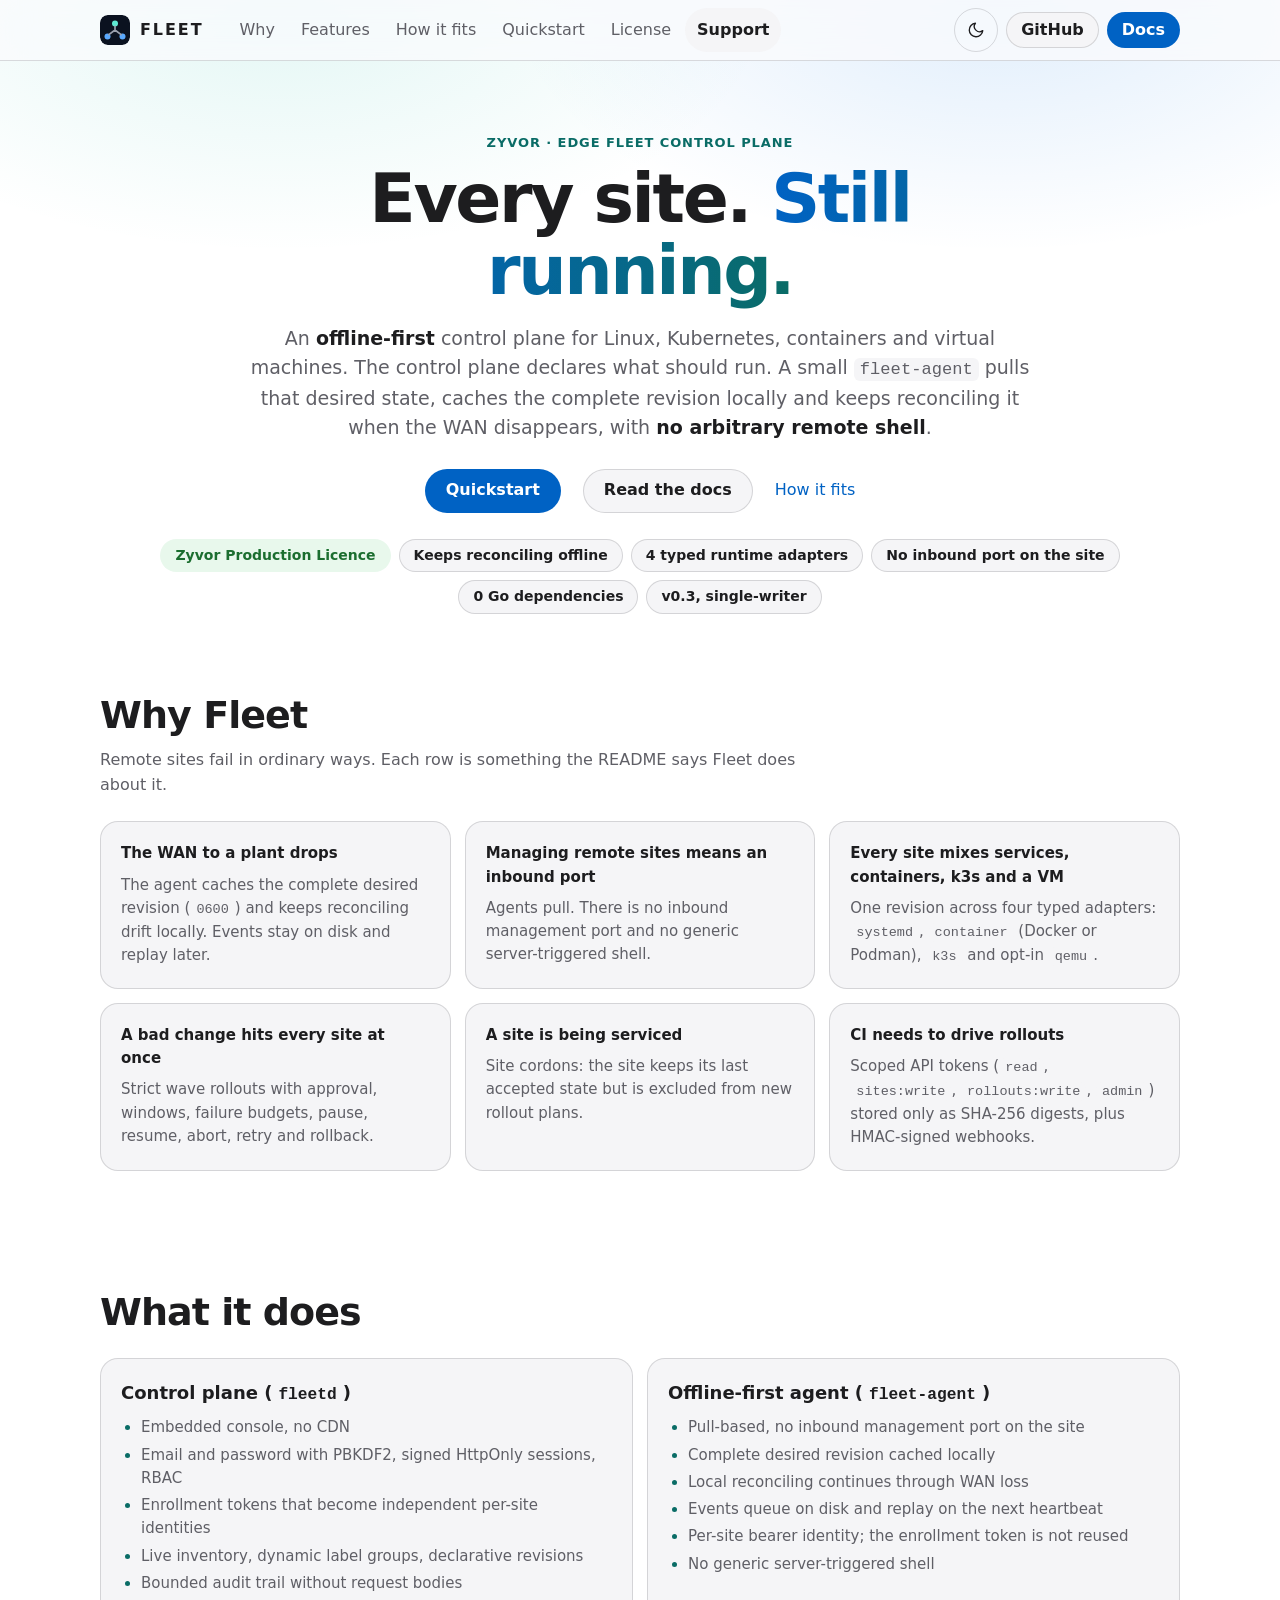
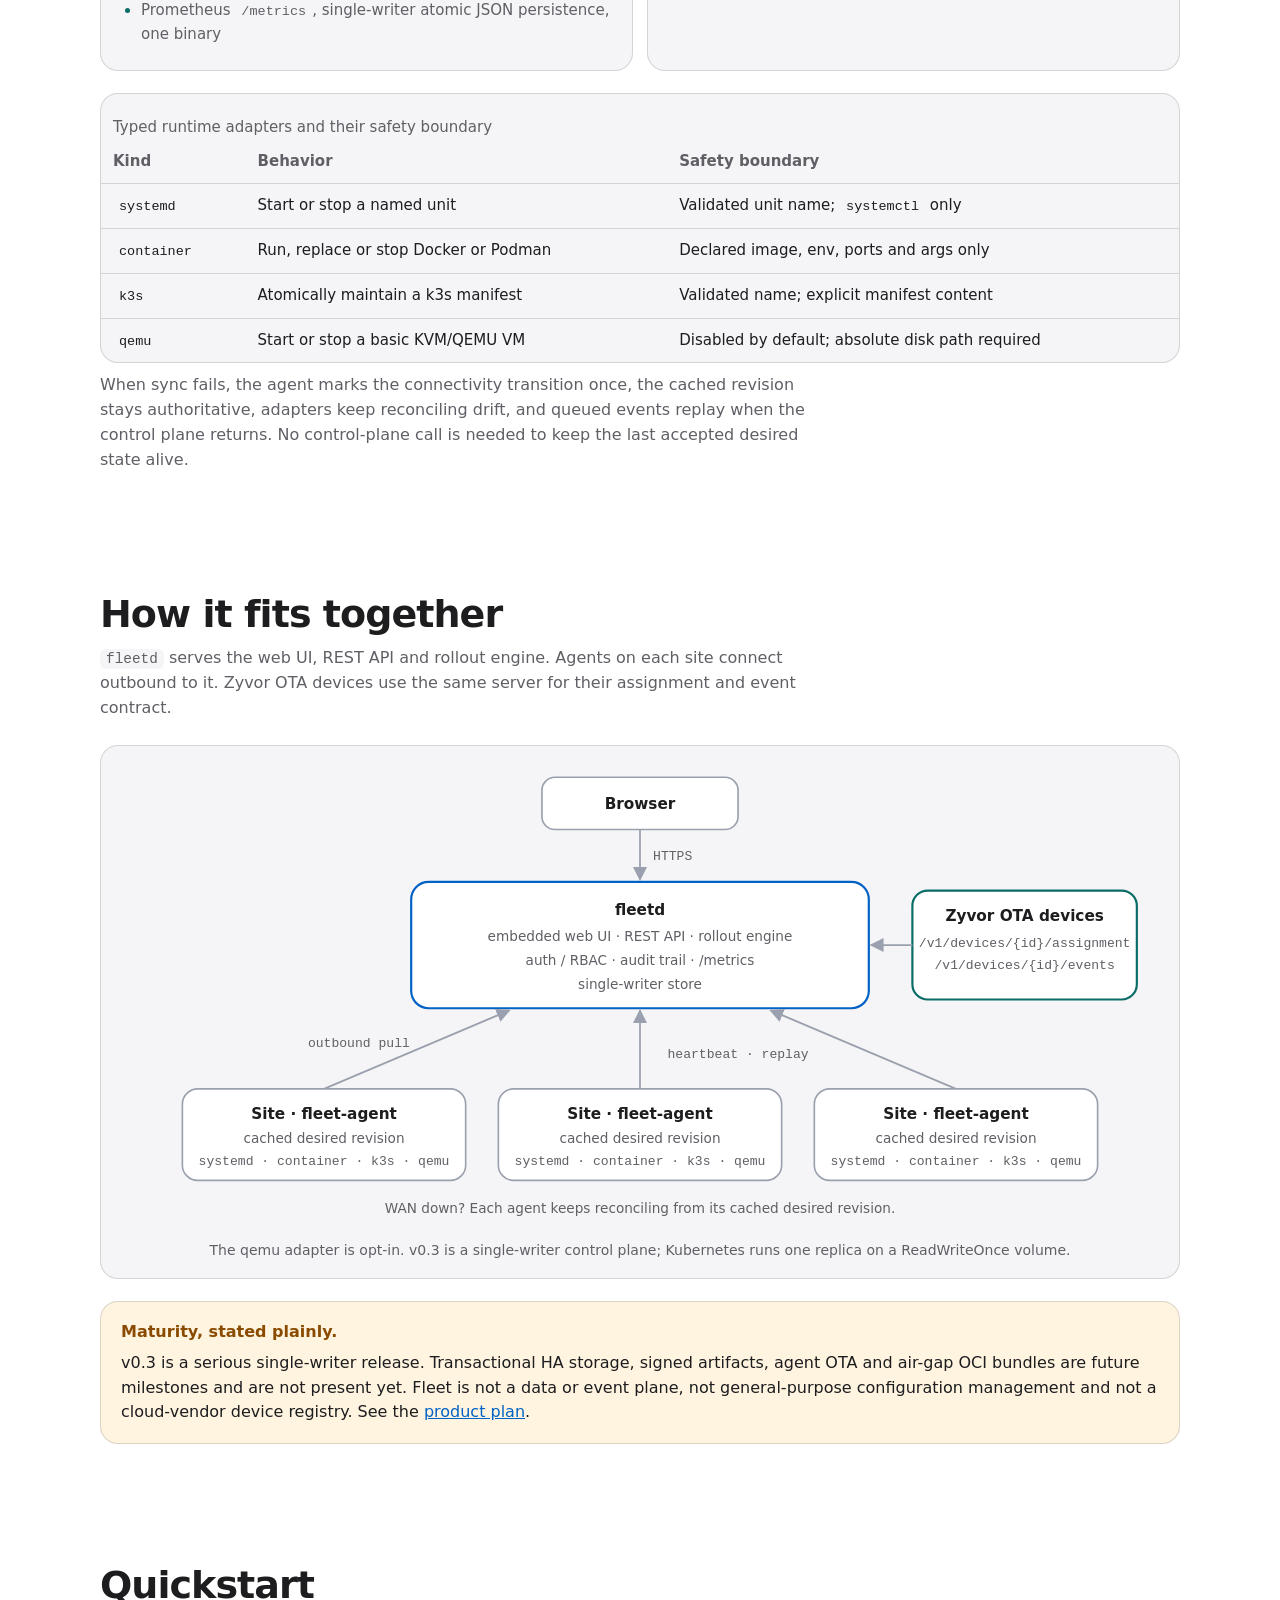
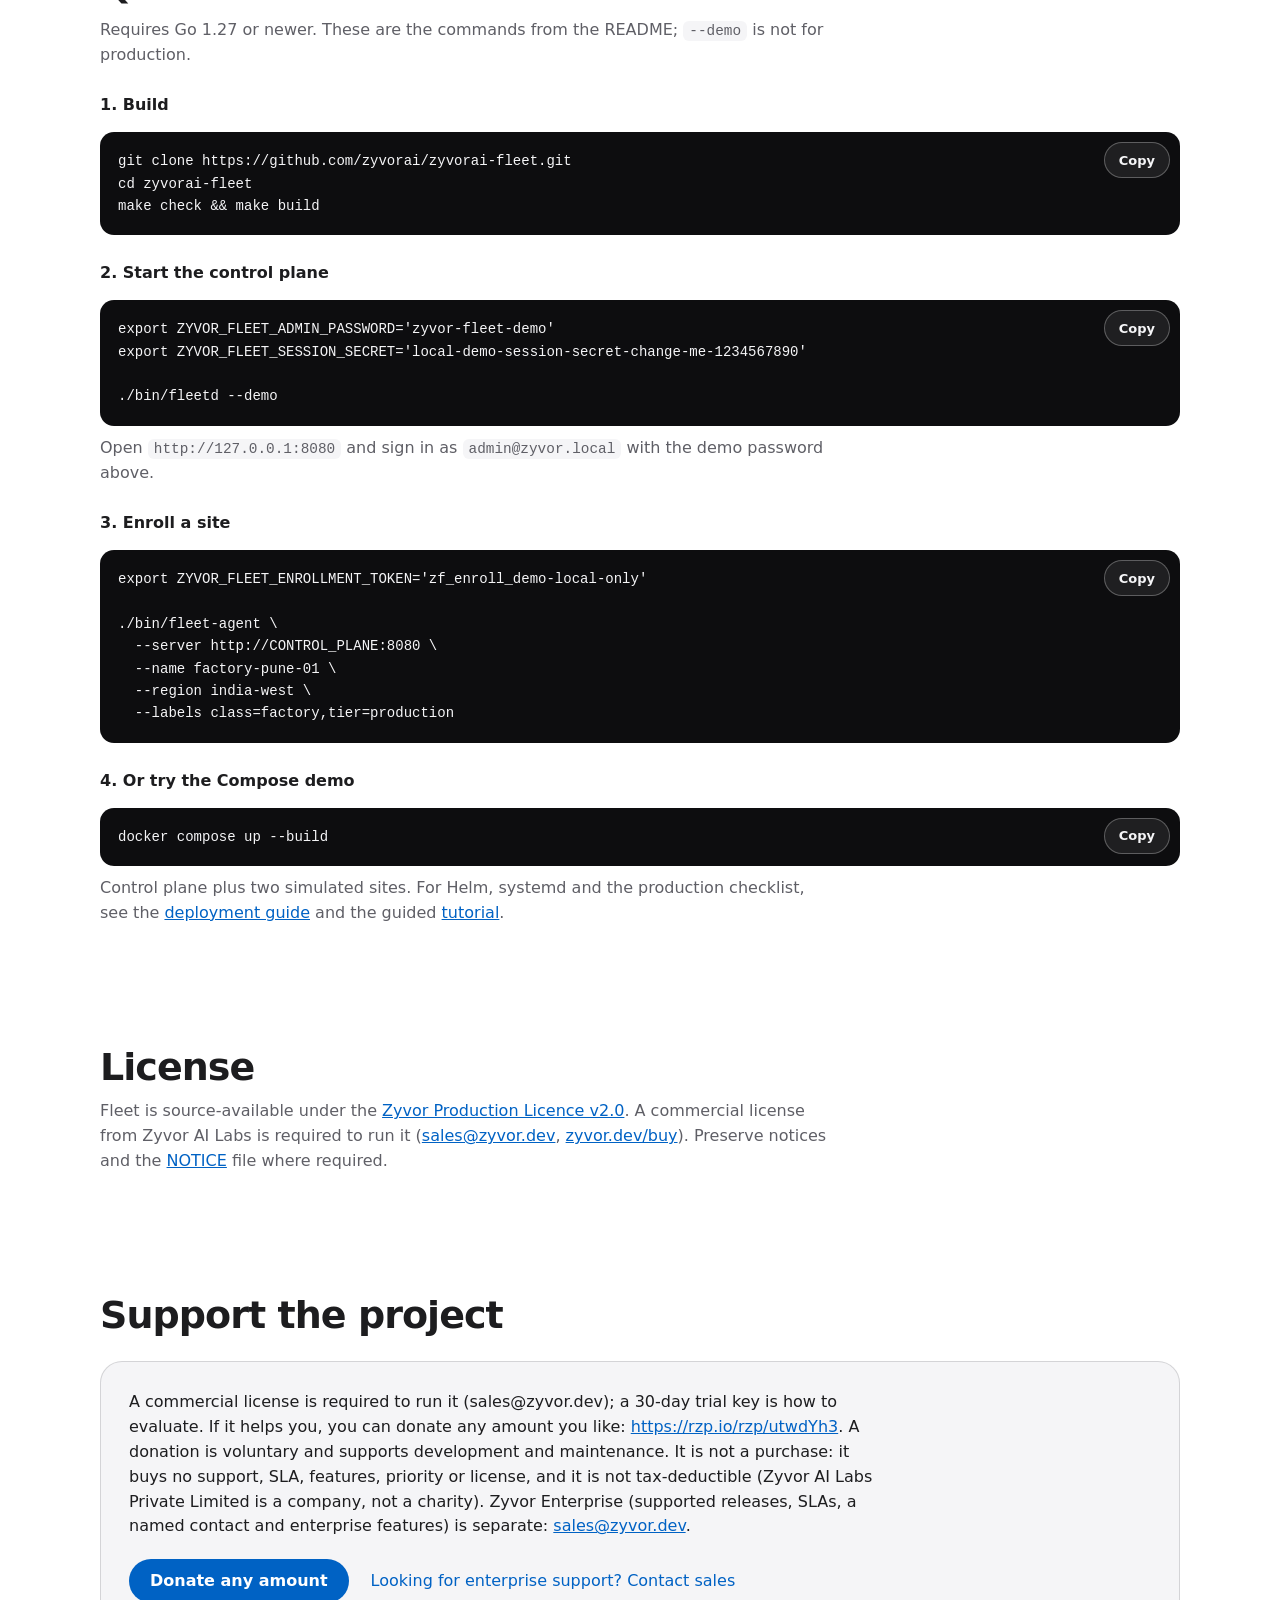
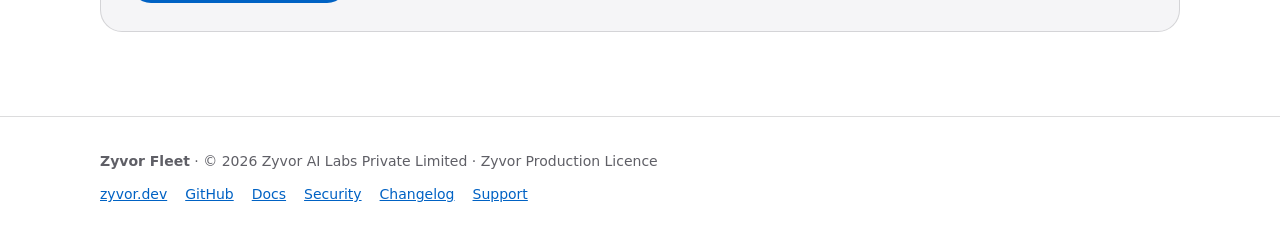
<file: site/index.html>
<!doctype html>
<html lang="en">
<head>
  <meta charset="utf-8" />
  <meta name="viewport" content="width=device-width, initial-scale=1" />
  <meta name="color-scheme" content="light dark" />
  <meta name="theme-color" content="#ffffff" />
  <title>Zyvor Fleet · Every site. Still running.</title>
  <meta name="description" content="Offline-first edge fleet control plane for Linux, Kubernetes, containers and virtual machines. Pull-based agents keep reconciling from a cached desired revision when the WAN is down. Zyvor Production Licence." />
  <link rel="icon" href="favicon.svg" type="image/svg+xml" />
  <link rel="canonical" href="https://zyvorai.github.io/zyvorai-fleet/" />
  <meta property="og:type" content="website" />
  <meta property="og:site_name" content="Zyvor Fleet" />
  <meta property="og:title" content="Zyvor Fleet · Every site. Still running." />
  <meta property="og:description" content="Offline-first edge fleet control plane. Pull-based agents, typed runtime adapters, strict wave rollouts. Zyvor Production Licence." />
  <meta property="og:url" content="https://zyvorai.github.io/zyvorai-fleet/" />
  <script src="theme.js"></script>
  <link rel="stylesheet" href="site.css" />
  <script type="application/ld+json">
  {"@context":"https://schema.org","@type":"SoftwareApplication","name":"Zyvor Fleet","applicationCategory":"DeveloperApplication","operatingSystem":"Linux","description":"Offline-first edge fleet control plane for Linux, Kubernetes, containers and virtual machines.","codeRepository":"https://github.com/zyvorai/zyvorai-fleet","license":"https://github.com/zyvorai/zyvorai-fleet/blob/main/LICENSE","url":"https://zyvorai.github.io/zyvorai-fleet/"}
  </script>
</head>
<body>
<a class="skip" href="#main">Skip to content</a>

<header class="bar">
  <a class="brand" href="./" aria-label="Zyvor Fleet home">
    <svg class="logo" viewBox="0 0 32 32" aria-hidden="true"><rect width="32" height="32" rx="8" fill="#0b1220"/><circle cx="16" cy="9" r="3.2" fill="#5eead4"/><circle cx="8" cy="23" r="3.2" fill="#5aa9ff"/><circle cx="24" cy="23" r="3.2" fill="#5aa9ff"/><path d="M16 12v4M16 16l-6.5 5M16 16l6.5 5" fill="none" stroke="#9aa0ad" stroke-width="1.8" stroke-linecap="round"/></svg><b>FLEET</b></a>
  <nav aria-label="Sections" id="sections">
    <a href="#why">Why</a><a href="#features">Features</a><a href="#how">How it fits</a><a href="#quickstart">Quickstart</a><a href="#license">License</a><a href="#support">Support</a>
  </nav>
  <div class="bar-actions">
    <button id="theme" class="icon" type="button" aria-label="Switch to dark mode" aria-pressed="false">
      <svg class="i-moon" viewBox="0 0 24 24" aria-hidden="true"><path d="M21 12.8A9 9 0 1 1 11.2 3a7 7 0 0 0 9.8 9.8z"/></svg>
      <svg class="i-sun" viewBox="0 0 24 24" aria-hidden="true"><circle cx="12" cy="12" r="4"/><path d="M12 2v2M12 20v2M4.9 4.9l1.4 1.4M17.7 17.7l1.4 1.4M2 12h2M20 12h2M4.9 19.1l1.4-1.4M17.7 6.3l1.4-1.4"/></svg>
    </button>
    <a class="btn small" href="https://github.com/zyvorai/zyvorai-fleet">GitHub</a>
    <a class="btn small primary" href="docs/">Docs</a>
  </div>
</header>

<main id="main">
  <section class="hero">
    <p class="kicker">Zyvor · edge fleet control plane</p>
    <h1>Every site. <em>Still running.</em></h1>
    <p class="lede">An <strong>offline-first</strong> control plane for Linux, Kubernetes, containers and virtual machines. The control plane declares what should run. A small <code>fleet-agent</code> pulls that desired state, caches the complete revision locally and keeps reconciling it when the WAN disappears, with <strong>no arbitrary remote shell</strong>.</p>
    <p class="cta"><a class="btn primary" href="#quickstart">Quickstart</a><a class="btn" href="docs/">Read the docs</a><a class="link" href="#how">How it fits</a></p>
    <ul class="chips" aria-label="Highlights"><li class="ok">Zyvor Production Licence</li><li>Keeps reconciling offline</li><li>4 typed runtime adapters</li><li>No inbound port on the site</li><li>0 Go dependencies</li><li>v0.3, single-writer</li></ul>
  </section>

  <section id="why">
    <h2>Why Fleet</h2>
    <p class="sub">Remote sites fail in ordinary ways. Each row is something the README says Fleet does about it.</p>
    <div class="grid">
      <div class="card"><span class="when">The WAN to a plant drops</span><p>The agent caches the complete desired revision (<code>0600</code>) and keeps reconciling drift locally. Events stay on disk and replay later.</p></div>
      <div class="card"><span class="when">Managing remote sites means an inbound port</span><p>Agents pull. There is no inbound management port and no generic server-triggered shell.</p></div>
      <div class="card"><span class="when">Every site mixes services, containers, k3s and a VM</span><p>One revision across four typed adapters: <code>systemd</code>, <code>container</code> (Docker or Podman), <code>k3s</code> and opt-in <code>qemu</code>.</p></div>
      <div class="card"><span class="when">A bad change hits every site at once</span><p>Strict wave rollouts with approval, windows, failure budgets, pause, resume, abort, retry and rollback.</p></div>
      <div class="card"><span class="when">A site is being serviced</span><p>Site cordons: the site keeps its last accepted state but is excluded from new rollout plans.</p></div>
      <div class="card"><span class="when">CI needs to drive rollouts</span><p>Scoped API tokens (<code>read</code>, <code>sites:write</code>, <code>rollouts:write</code>, <code>admin</code>) stored only as SHA-256 digests, plus HMAC-signed webhooks.</p></div>
    </div>
  </section>

  <section id="features">
    <h2>What it does</h2>
    <div class="cols">
      <div class="card"><h3>Control plane (<code>fleetd</code>)</h3><ul>
        <li>Embedded console, no CDN</li>
        <li>Email and password with PBKDF2, signed HttpOnly sessions, RBAC</li>
        <li>Enrollment tokens that become independent per-site identities</li>
        <li>Live inventory, dynamic label groups, declarative revisions</li>
        <li>Bounded audit trail without request bodies</li>
        <li>Prometheus <code>/metrics</code>, single-writer atomic JSON persistence, one binary</li>
      </ul></div>
      <div class="card"><h3>Offline-first agent (<code>fleet-agent</code>)</h3><ul>
        <li>Pull-based, no inbound management port on the site</li>
        <li>Complete desired revision cached locally</li>
        <li>Local reconciling continues through WAN loss</li>
        <li>Events queue on disk and replay on the next heartbeat</li>
        <li>Per-site bearer identity; the enrollment token is not reused</li>
        <li>No generic server-triggered shell</li>
      </ul></div>
    </div>
    <div class="tablewrap"><table>
      <caption class="sub" style="text-align:left;padding:12px 12px 0;caption-side:top">Typed runtime adapters and their safety boundary</caption>
      <thead><tr><th scope="col">Kind</th><th scope="col">Behavior</th><th scope="col">Safety boundary</th></tr></thead>
      <tbody>
        <tr><td><code>systemd</code></td><td>Start or stop a named unit</td><td>Validated unit name; <code>systemctl</code> only</td></tr>
        <tr><td><code>container</code></td><td>Run, replace or stop Docker or Podman</td><td>Declared image, env, ports and args only</td></tr>
        <tr><td><code>k3s</code></td><td>Atomically maintain a k3s manifest</td><td>Validated name; explicit manifest content</td></tr>
        <tr><td><code>qemu</code></td><td>Start or stop a basic KVM/QEMU VM</td><td>Disabled by default; absolute disk path required</td></tr>
      </tbody>
    </table></div>
    <p class="sub">When sync fails, the agent marks the connectivity transition once, the cached revision stays authoritative, adapters keep reconciling drift, and queued events replay when the control plane returns. No control-plane call is needed to keep the last accepted desired state alive.</p>
  </section>

  <section id="how">
    <h2>How it fits together</h2>
    <p class="sub"><code>fleetd</code> serves the web UI, REST API and rollout engine. Agents on each site connect outbound to it. Zyvor OTA devices use the same server for their assignment and event contract.</p>
    <figure class="diagram">
      <svg viewBox="0 0 960 430" role="img" aria-labelledby="dg-t dg-d">
        <title id="dg-t">Fleet architecture</title>
        <desc id="dg-d">A browser reaches fleetd over HTTPS. Three sites, each running a fleet-agent with typed adapters, pull from fleetd over outbound connections. Zyvor OTA devices use the OTA assignment and events endpoints on fleetd.</desc>
        <defs><marker id="ah" viewBox="0 0 10 10" refX="9" refY="5" markerWidth="8" markerHeight="8" orient="auto-start-reverse"><path class="d-arrow" d="M0 0L10 5L0 10z"/></marker></defs>
        <rect class="d-box" x="390" y="14" width="180" height="48" rx="12"/><text class="d-t" x="480" y="43" text-anchor="middle">Browser</text>
        <path class="d-line" d="M480 62V108" marker-end="url(#ah)"/><text class="d-m" x="492" y="90">HTTPS</text>
        <rect class="d-box d-main" x="270" y="110" width="420" height="116" rx="16"/>
        <text class="d-t" x="480" y="140" text-anchor="middle">fleetd</text>
        <text class="d-s" x="480" y="164" text-anchor="middle">embedded web UI · REST API · rollout engine</text>
        <text class="d-s" x="480" y="186" text-anchor="middle">auth / RBAC · audit trail · /metrics</text>
        <text class="d-s" x="480" y="208" text-anchor="middle">single-writer store</text>
        <rect class="d-box d-alt" x="730" y="118" width="206" height="100" rx="14"/>
        <text class="d-t" x="833" y="146" text-anchor="middle">Zyvor OTA devices</text>
        <text class="d-m" x="833" y="170" text-anchor="middle">/v1/devices/{id}/assignment</text>
        <text class="d-m" x="833" y="190" text-anchor="middle">/v1/devices/{id}/events</text>
        <path class="d-line" d="M692 168H730" marker-start="url(#ah)"/>
        <path class="d-line" d="M360 228L190 300" marker-start="url(#ah)"/>
        <path class="d-line" d="M480 228V300" marker-start="url(#ah)"/>
        <path class="d-line" d="M600 228L770 300" marker-start="url(#ah)"/>
        <text class="d-m" x="222" y="262" text-anchor="middle">outbound pull</text>
        <text class="d-m" x="570" y="272" text-anchor="middle">heartbeat · replay</text>
        <g>
          <rect class="d-box" x="60" y="300" width="260" height="84" rx="14"/>
          <text class="d-t" x="190" y="328" text-anchor="middle">Site · fleet-agent</text>
          <text class="d-s" x="190" y="350" text-anchor="middle">cached desired revision</text>
          <text class="d-m" x="190" y="370" text-anchor="middle">systemd · container · k3s · qemu</text>
        </g>
        <g>
          <rect class="d-box" x="350" y="300" width="260" height="84" rx="14"/>
          <text class="d-t" x="480" y="328" text-anchor="middle">Site · fleet-agent</text>
          <text class="d-s" x="480" y="350" text-anchor="middle">cached desired revision</text>
          <text class="d-m" x="480" y="370" text-anchor="middle">systemd · container · k3s · qemu</text>
        </g>
        <g>
          <rect class="d-box" x="640" y="300" width="260" height="84" rx="14"/>
          <text class="d-t" x="770" y="328" text-anchor="middle">Site · fleet-agent</text>
          <text class="d-s" x="770" y="350" text-anchor="middle">cached desired revision</text>
          <text class="d-m" x="770" y="370" text-anchor="middle">systemd · container · k3s · qemu</text>
        </g>
        <text class="d-s" x="480" y="414" text-anchor="middle">WAN down? Each agent keeps reconciling from its cached desired revision.</text>
      </svg>
      <figcaption>The qemu adapter is opt-in. v0.3 is a single-writer control plane; Kubernetes runs one replica on a ReadWriteOnce volume.</figcaption>
    </figure>
    <div class="callout"><b>Maturity, stated plainly.</b><p>v0.3 is a serious single-writer release. Transactional HA storage, signed artifacts, agent OTA and air-gap OCI bundles are future milestones and are not present yet. Fleet is not a data or event plane, not general-purpose configuration management and not a cloud-vendor device registry. See the <a href="docs/PRODUCT_PLAN/">product plan</a>.</p></div>
  </section>

  <section id="quickstart">
    <h2>Quickstart</h2>
    <p class="sub">Requires Go 1.27 or newer. These are the commands from the README; <code>--demo</code> is not for production.</p>
    <p class="step">1. Build</p>
    <div class="code"><pre><code>git clone https://github.com/zyvorai/zyvorai-fleet.git
cd zyvorai-fleet
make check &amp;&amp; make build</code></pre><button class="copy" type="button" aria-label="Copy build commands">Copy</button></div>
    <p class="step">2. Start the control plane</p>
    <div class="code"><pre><code>export ZYVOR_FLEET_ADMIN_PASSWORD='zyvor-fleet-demo'
export ZYVOR_FLEET_SESSION_SECRET='local-demo-session-secret-change-me-1234567890'

./bin/fleetd --demo</code></pre><button class="copy" type="button" aria-label="Copy control plane commands">Copy</button></div>
    <p class="sub">Open <code>http://127.0.0.1:8080</code> and sign in as <code>admin@zyvor.local</code> with the demo password above.</p>
    <p class="step">3. Enroll a site</p>
    <div class="code"><pre><code>export ZYVOR_FLEET_ENROLLMENT_TOKEN='zf_enroll_demo-local-only'

./bin/fleet-agent \
  --server http://CONTROL_PLANE:8080 \
  --name factory-pune-01 \
  --region india-west \
  --labels class=factory,tier=production</code></pre><button class="copy" type="button" aria-label="Copy enroll commands">Copy</button></div>
    <p class="step">4. Or try the Compose demo</p>
    <div class="code"><pre><code>docker compose up --build</code></pre><button class="copy" type="button" aria-label="Copy compose command">Copy</button></div>
    <p class="sub">Control plane plus two simulated sites. For Helm, systemd and the production checklist, see the <a href="docs/DEPLOYMENT/">deployment guide</a> and the guided <a href="docs/TUTORIAL/">tutorial</a>.</p>
  </section>

  <section id="license">
    <h2>License</h2>
    <p class="sub">Fleet is source-available under the <a href="https://github.com/zyvorai/zyvorai-fleet/blob/main/LICENSE">Zyvor Production Licence v2.0</a>. A commercial license from Zyvor AI Labs is required to run it (<a href="mailto:sales@zyvor.dev">sales@zyvor.dev</a>, <a href="https://zyvor.dev/buy">zyvor.dev/buy</a>). Preserve notices and the <a href="https://github.com/zyvorai/zyvorai-fleet/blob/main/NOTICE">NOTICE</a> file where required.</p>
  </section>

  <section id="support">
    <h2>Support the project</h2>
    <div class="support">
      <p>A commercial license is required to run it (sales@zyvor.dev); a 30-day trial key is how to evaluate. If it helps you, you can donate any amount you like: <a href="https://rzp.io/rzp/utwdYh3">https://rzp.io/rzp/utwdYh3</a>. A donation is voluntary and supports development and maintenance. It is not a purchase: it buys no support, SLA, features, priority or license, and it is not tax-deductible (Zyvor AI Labs Private Limited is a company, not a charity). Zyvor Enterprise (supported releases, SLAs, a named contact and enterprise features) is separate: <a href="mailto:sales@zyvor.dev">sales@zyvor.dev</a>.</p>
      <p class="cta"><a class="btn primary" href="https://rzp.io/rzp/utwdYh3">Donate any amount</a><a class="link" href="mailto:sales@zyvor.dev">Looking for enterprise support? Contact sales</a></p>
    </div>
  </section>
</main>

<footer>
  <p><b>Zyvor Fleet</b> · © 2026 Zyvor AI Labs Private Limited · Zyvor Production Licence</p>
  <nav aria-label="Footer">
    <a href="https://zyvor.dev">zyvor.dev</a><a href="https://github.com/zyvorai/zyvorai-fleet">GitHub</a><a href="docs/">Docs</a><a href="https://github.com/zyvorai/zyvorai-fleet/blob/main/SECURITY.md">Security</a><a href="https://github.com/zyvorai/zyvorai-fleet/blob/main/CHANGELOG.md">Changelog</a><a href="#support">Support</a>
  </nav>
</footer>
<div id="toast" class="toast" role="status" aria-live="polite" hidden></div>
<script src="site.js"></script>
</body>
</html>
</file>
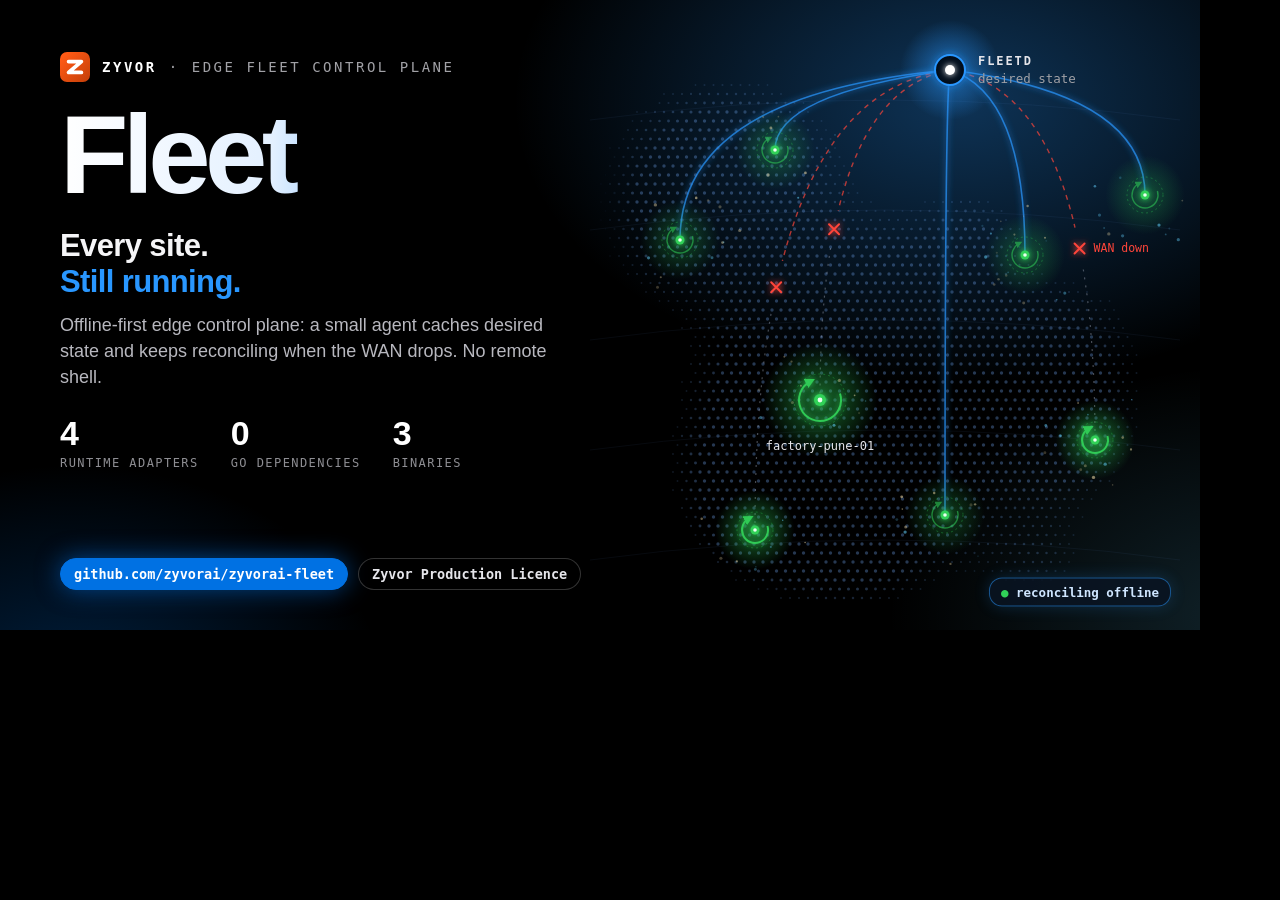
<file: docs/social/fleet-hero-dark.html>
<!doctype html>
<html lang="en">
<head>
<meta charset="utf-8">
<title>Fleet hero card</title>
<!--
  1200x630 dark hero card: README hero and GitHub social preview.
  Build: ./docs/social/build-hero-dark.sh  ->  fleet-hero-dark.jpg (2400x1260)
-->
<style>
  :root { --blue:#0071e3; --signal:#2997ff; --cyan:#64d2ff; --green:#30d158; --amber:#ff9f0a; --red:#ff453a; --violet:#bf5af2;
    --sans:'SF Pro Display','Helvetica Neue',Helvetica,Arial,sans-serif; --mono:'SF Mono',Menlo,Consolas,monospace; }
  * { box-sizing:border-box; }
  html,body { margin:0; padding:0; }
  body { width:1200px; height:630px; overflow:hidden; color:#f5f5f7; font-family:var(--sans); position:relative; background:#000; }
  .aurora { position:absolute; inset:0;
    background:radial-gradient(720px 460px at 80% 16%, rgba(41,151,255,.34), transparent 62%),
               radial-gradient(600px 420px at 104% 98%, rgba(100,210,255,.16), transparent 60%),
               radial-gradient(520px 380px at 6% 110%, rgba(0,113,227,.28), transparent 60%); }
  .copy { position:absolute; left:60px; top:52px; width:560px; z-index:3; }
  .brand { display:flex; align-items:center; gap:12px; font-family:var(--mono); font-size:14px; letter-spacing:.18em; text-transform:uppercase; color:#a1a1a6; }
  .brand b { color:#fff; }
  .word { margin:20px 0 0; font-size:112px; line-height:.95; font-weight:800; letter-spacing:-.05em; white-space:nowrap;
    background:linear-gradient(92deg,#fff 0%,#e3f0ff 38%,var(--signal) 74%,var(--cyan) 100%); -webkit-background-clip:text; background-clip:text; color:transparent; padding-bottom:6px; }
  .tag { margin:14px 0 0; font-size:31px; line-height:1.15; font-weight:700; letter-spacing:-.02em; }
  .tag em { font-style:normal; color:var(--signal); }
  .lede { margin:12px 0 0; font-size:18px; line-height:1.45; color:#b8b8bf; width:520px; text-shadow:0 1px 12px #000; }
  .stats { margin-top:24px; display:flex; gap:32px; }
  .stat b { display:block; font-size:34px; font-weight:800; letter-spacing:-.03em; color:#fff; }
  .stat span { font-family:var(--mono); font-size:12px; letter-spacing:.12em; text-transform:uppercase; color:#8e8e93; }
  .pill { position:absolute; left:60px; bottom:40px; display:flex; gap:10px; z-index:3; }
  .pill span { font-family:var(--mono); font-size:13.5px; font-weight:700; padding:7px 13px; border-radius:18px; border:1.5px solid rgba(255,255,255,.2); color:#e5e5ea; background:rgba(0,0,0,.6); }
  .pill span.b { background:var(--blue); border-color:var(--blue); color:#fff; box-shadow:0 0 24px rgba(0,113,227,.55); }
  .art { position:absolute; left:520px; top:0; width:680px; height:630px; z-index:2; }
  .art svg { display:block; }
  #labels { position:absolute; inset:0; z-index:4; pointer-events:none; }
  .lbl { position:absolute; font-family:var(--mono); font-size:12.5px; color:#a1a1a6; text-align:center; transform:translate(-50%,-50%); white-space:nowrap; }
  .lbl b { display:block; font-size:12px; letter-spacing:.16em; text-transform:uppercase; color:#e5e5ea; }
  .lbl span { display:block; margin-top:3px; }
  .lbl.box { padding:7px 12px; border-radius:12px; background:rgba(8,10,14,.85); border:1px solid rgba(255,255,255,.14); }
  .lbl.chip { padding:6px 11px; border-radius:13px; font-size:12.5px; font-weight:700; color:#cfe6ff; background:rgba(10,20,35,.85); border:1px solid rgba(41,151,255,.5); box-shadow:0 0 16px rgba(41,151,255,.2); }
  .lbl.left { transform:translate(0,-50%); text-align:left; }
  .lbl.right { transform:translate(-100%,-50%); text-align:right; }
  .ok { color:var(--green) !important; } .warn { color:var(--amber) !important; } .bad { color:var(--red) !important; } .sig { color:var(--signal) !important; } .cy { color:var(--cyan) !important; } .vi { color:var(--violet) !important; }
</style>
</head>
<body>
<div class="aurora"></div>
<div class="art"><svg id="art" width="680" height="630" viewBox="0 0 680 630" xmlns="http://www.w3.org/2000/svg"></svg></div>
<div id="labels"></div>
<div class="copy">
  <div class="brand"><svg viewBox="0 0 64 64" width="30" height="30" aria-hidden="true"><defs><linearGradient id="zb" x1="8" y1="8" x2="56" y2="56" gradientUnits="userSpaceOnUse"><stop offset="0" stop-color="#ff5a15"/><stop offset="1" stop-color="#cc420a"/></linearGradient></defs><rect width="64" height="64" rx="15" fill="url(#zb)"/><path d="M18.5,20.5 45.5,20.5 18.5,43.5 45.5,43.5" fill="none" stroke="#fff" stroke-width="8.3" stroke-linecap="round" stroke-linejoin="round"/></svg><b>Zyvor</b><span>&middot;</span><span>Edge fleet control plane</span></div>
  <div class="word">Fleet</div>
  <div class="tag">Every site.<br><em>Still running.</em></div>
  <div class="lede">Offline-first edge control plane: a small agent caches desired state and keeps reconciling when the WAN drops. No remote shell.</div>
  <div class="stats"><div class="stat"><b>4</b><span>runtime adapters</span></div><div class="stat"><b>0</b><span>Go dependencies</span></div><div class="stat"><b>3</b><span>binaries</span></div></div>
</div>
<div class="pill"><span class="b">github.com/zyvorai/zyvorai-fleet</span><span>Zyvor Production Licence</span></div>
<script>
var Z = (function () {
  var NS = 'http://www.w3.org/2000/svg', svg = document.getElementById('art'), labels = document.getElementById('labels');
  var seed = 20261004;
  function rnd() { seed = (seed * 1103515245 + 12345) % 2147483648; return seed / 2147483648; }
  function el(tag, a, parent) { var n = document.createElementNS(NS, tag); for (var k in a) n.setAttribute(k, a[k]); (parent || svg).appendChild(n); return n; }
  function g(attrs) { return el('g', attrs || {}); }
  function label(x, y, inner, cls, style) { var d = document.createElement('div'); d.className = 'lbl ' + (cls || ''); d.style.left = (520 + x) + 'px'; d.style.top = y + 'px'; if (style) d.setAttribute('style', d.getAttribute('style') + ';' + style); d.innerHTML = inner; labels.appendChild(d); return d; }
  return { NS: NS, svg: svg, W: 680, H: 630, rnd: rnd, el: el, g: g, label: label,
    reseed: function (s) { seed = s; },
    c: { blue: '#0071e3', signal: '#2997ff', cyan: '#64d2ff', green: '#30d158', amber: '#ff9f0a', red: '#ff453a', violet: '#bf5af2', teal: '#40c8e0', indigo: '#5e5ce6', pink: '#ff375f', white: '#f5f5f7', grey: '#8e8e93' } };
})();
(function () {
// Fleet: night map of edge sites. Some WAN links are cut, but every site keeps glowing with its own cached desired state and reconcile loop.
var C = Z.c;
var defs = Z.el('defs', {});
defs.innerHTML = '<filter id="flGl" filterUnits="userSpaceOnUse" x="-50" y="-50" width="780" height="730"><feGaussianBlur stdDeviation="3" result="b"/><feMerge><feMergeNode in="b"/><feMergeNode in="SourceGraphic"/></feMerge></filter>' +
  '<filter id="flSf" filterUnits="userSpaceOnUse" x="-50" y="-50" width="780" height="730"><feGaussianBlur stdDeviation="12"/></filter>' +
  '<radialGradient id="flSite"><stop offset="0" stop-color="#30d158" stop-opacity=".55"/><stop offset="1" stop-color="#30d158" stop-opacity="0"/></radialGradient>' +
  '<radialGradient id="flHub"><stop offset="0" stop-color="#2997ff" stop-opacity=".6"/><stop offset="1" stop-color="#2997ff" stop-opacity="0"/></radialGradient>' +
  '<marker id="flArr" viewBox="0 0 10 10" refX="5" refY="5" markerWidth="5" markerHeight="5" orient="auto-start-reverse"><path d="M0,0 L10,5 L0,10 z" fill="#30d158"/></marker>';

// landmass as a halftone dot map: union of soft blobs
var blobs = [];
for (var b = 0; b < 16; b++) blobs.push([130 + Z.rnd() * 500, 150 + Z.rnd() * 420, 50 + Z.rnd() * 80]);
blobs.push([360, 330, 150], [520, 420, 110], [230, 470, 90]);
function land(x, y) {
  var v = 0;
  for (var k = 0; k < blobs.length; k++) { var dx = x - blobs[k][0], dy = (y - blobs[k][1]) * 1.2; v += Math.exp(-(dx * dx + dy * dy) / (blobs[k][2] * blobs[k][2])); }
  return v;
}
var tex = Z.g({});
for (var y = 40; y < 600; y += 9) for (var x = 70; x < 660; x += 9) {
  var v = land(x, y);
  if (v < .95) continue;
  var edge = Math.min(1, (v - .95) * 1.6), fade = x < 110 ? (x - 70) / 40 : 1;
  Z.el('circle', { cx: x + ((y / 9) % 2) * 4.5, cy: y, r: (0.9 + edge * .8).toFixed(2), fill: '#6a9be0', opacity: (fade * (.14 + edge * .22)).toFixed(3) }, tex);
}
// faint latitude arcs
for (var i = 0; i < 5; i++) Z.el('path', { d: 'M70,' + (120 + i * 110) + ' Q365,' + (80 + i * 110) + ' 660,' + (120 + i * 110), fill: 'none', stroke: 'rgba(120,170,255,.06)' });

var hub = [430, 70];
var sites = [
  { x: 160, y: 240, up: true }, { x: 300, y: 400, up: false, name: 'factory-pune-01' }, { x: 505, y: 255, up: true },
  { x: 575, y: 440, up: false }, { x: 625, y: 195, up: true }, { x: 235, y: 530, up: false }, { x: 255, y: 150, up: true },
  { x: 425, y: 515, up: true }
];
// WAN links
sites.forEach(function (s, i) {
  var d = 'M' + hub[0] + ',' + hub[1] + ' Q' + s.x + ',' + (hub[1] + 24) + ' ' + s.x + ',' + s.y;
  var p = Z.el('path', { d: d, fill: 'none', stroke: s.up ? C.signal : 'none', 'stroke-width': 1.6, opacity: .75 });
  if (s.up) { p.setAttribute('filter', 'url(#flGl)'); return; }
  // cut WAN link: dashed red up to the break, faint grey after it
  var L = p.getTotalLength(), q = p.getPointAtLength(L * .55);
  function seg(t0, t1) { var dd = ''; for (var t = t0; t <= t1 + 1e-6; t += .01) { var pt = p.getPointAtLength(L * t); dd += (dd ? ' L' : 'M') + pt.x.toFixed(1) + ',' + pt.y.toFixed(1); } return dd; }
  Z.el('path', { d: seg(0, .5), fill: 'none', stroke: C.red, 'stroke-width': 1.4, opacity: .7, 'stroke-dasharray': '5 5' });
  Z.el('path', { d: seg(.6, 1), fill: 'none', stroke: 'rgba(200,210,230,.35)', 'stroke-width': 1.2, 'stroke-dasharray': '2 6' });
  Z.el('path', { d: 'M' + (q.x - 5) + ',' + (q.y - 5) + ' l10,10 M' + (q.x + 5) + ',' + (q.y - 5) + ' l-10,10', stroke: C.red, 'stroke-width': 2, 'stroke-linecap': 'round', filter: 'url(#flGl)' });
  s.cut = q;
});

// hub: fleetd control plane
Z.el('circle', { cx: hub[0], cy: hub[1], r: 50, fill: 'url(#flHub)' });
Z.el('circle', { cx: hub[0], cy: hub[1], r: 15, fill: '#06101c', stroke: C.signal, 'stroke-width': 2, filter: 'url(#flGl)' });
Z.el('circle', { cx: hub[0], cy: hub[1], r: 5, fill: '#fff', filter: 'url(#flGl)' });

// sites: green core, cache ring, reconcile loop arrow
sites.forEach(function (s, i) {
  var big = !!s.name, R = big ? 26 : 18;
  Z.el('circle', { cx: s.x, cy: s.y, r: R * 2.2, fill: 'url(#flSite)', opacity: s.up ? .55 : .9 });
  Z.el('circle', { cx: s.x, cy: s.y, r: R, fill: 'none', stroke: C.green, 'stroke-width': 1, opacity: .35, 'stroke-dasharray': '2 3' });
  // reconcile loop (3/4 arc with arrowhead) - brighter where WAN is down
  var a0 = -Math.PI * .1, a1 = Math.PI * 1.35, r = R - 5;
  var x0 = s.x + r * Math.cos(a0), y0 = s.y + r * Math.sin(a0), x1 = s.x + r * Math.cos(a1), y1 = s.y + r * Math.sin(a1);
  Z.el('path', { d: 'M' + x0.toFixed(1) + ',' + y0.toFixed(1) + ' A' + r + ',' + r + ' 0 1 1 ' + x1.toFixed(1) + ',' + y1.toFixed(1), fill: 'none', stroke: C.green, 'stroke-width': s.up ? 1.4 : 2, opacity: s.up ? .55 : .95, 'marker-end': 'url(#flArr)', filter: s.up ? null : 'url(#flGl)' });
  // cached revision: small stacked disk at the core
  Z.el('circle', { cx: s.x, cy: s.y, r: big ? 6 : 4.5, fill: C.green, filter: 'url(#flGl)' });
  Z.el('circle', { cx: s.x, cy: s.y, r: big ? 2.4 : 1.8, fill: '#eafff0' });
});

// city lights scattered near sites
for (var i = 0; i < 90; i++) {
  var s = sites[Math.floor(Z.rnd() * sites.length)], a = Z.rnd() * Math.PI * 2, rr = 26 + Z.rnd() * 40;
  Z.el('circle', { cx: (s.x + rr * Math.cos(a)).toFixed(1), cy: (s.y + rr * Math.sin(a) * .8).toFixed(1), r: (0.6 + Z.rnd() * 1.1).toFixed(2), fill: Z.rnd() > .4 ? '#ffe7b0' : C.cyan, opacity: (.15 + Z.rnd() * .4).toFixed(2) });
}

Z.label(hub[0] + 28, hub[1], '<b>fleetd</b><span>desired state</span>', 'left');
Z.label(300, 446, 'factory-pune-01', '', 'color:#e5e5ea;font-size:12px');
var cs = sites[3].cut;
Z.label(cs.x + 14, cs.y, 'WAN down', 'left bad', 'font-size:11.5px');
Z.label(560, 592, '<span class="ok" style="display:inline">&#9679;</span> reconciling offline', 'chip');
})();
</script>
</body>
</html>
</file>
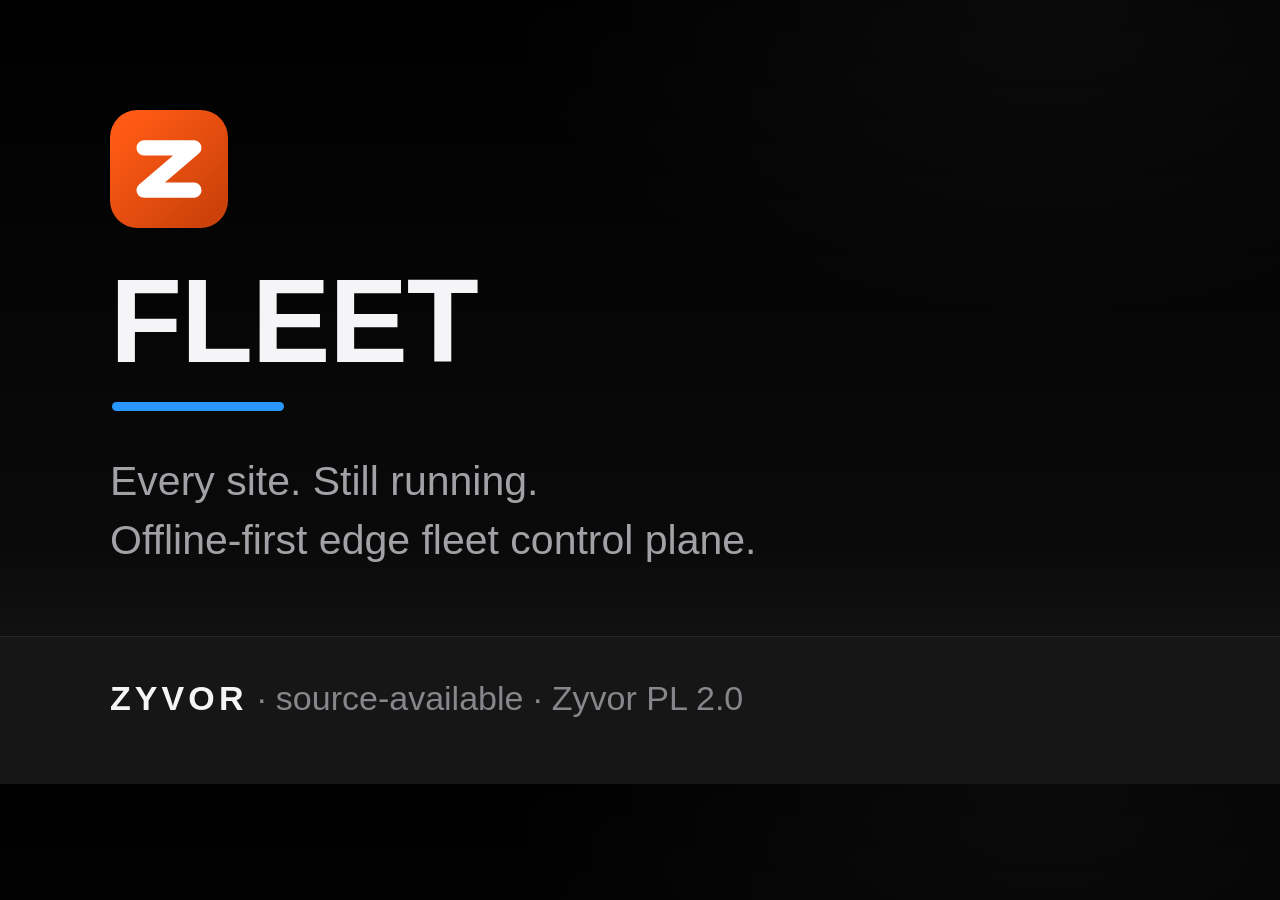
<file: docs/social/fleet-preview.html>
<!doctype html>
<html lang="en"><head><meta charset="utf-8"><title>FLEET social preview</title>
<style>
* { box-sizing:border-box; }
html,body { margin:0; padding:0; }
body { width:1568px; height:784px; overflow:hidden; position:relative; color:#f5f5f7;
  font-family:'Helvetica Neue',Helvetica,Arial,sans-serif;
  background:radial-gradient(900px 520px at 82% 0%,rgba(255,255,255,.04),transparent 62%),linear-gradient(180deg,#000 0%,#0a0a0b 70%,#1d1d1f 100%); }
.mark { position:absolute; left:110px; top:110px; width:118px; height:118px; }
h1 { position:absolute; left:110px; top:262px; margin:0; font-size:118px; line-height:1; font-weight:700; letter-spacing:-.01em; }
.rule { position:absolute; left:112px; top:402px; width:172px; height:9px; border-radius:5px; background:#2997ff; }
p { position:absolute; left:110px; top:452px; margin:0; font-size:41px; line-height:59px; color:#a1a1a6; }
.foot { position:absolute; left:0; right:0; bottom:0; height:148px; border-top:1px solid rgba(255,255,255,.08); background:#161617; }
.foot div { position:absolute; left:110px; top:42px; font-size:34px; color:#86868b; }
.foot b { color:#f5f5f7; letter-spacing:.12em; font-size:34px; }
</style></head><body>
<svg class="mark" viewBox="0 0 64 64" aria-hidden="true"><defs><linearGradient id="zb" x1="8" y1="8" x2="56" y2="56" gradientUnits="userSpaceOnUse"><stop offset="0" stop-color="#ff5a15"/><stop offset="1" stop-color="#cc420a"/></linearGradient></defs><rect width="64" height="64" rx="15" fill="url(#zb)"/><path d="M18.5,20.5 45.5,20.5 18.5,43.5 45.5,43.5" fill="none" stroke="#fff" stroke-width="8.3" stroke-linecap="round" stroke-linejoin="round"/></svg>
<h1>FLEET</h1><div class="rule"></div>
<p>Every site. Still running.<br>Offline-first edge fleet control plane.</p>
<div class="foot"><div><b>ZYVOR</b> &middot; source-available &middot; Zyvor PL 2.0</div></div>
</body></html>
</file>
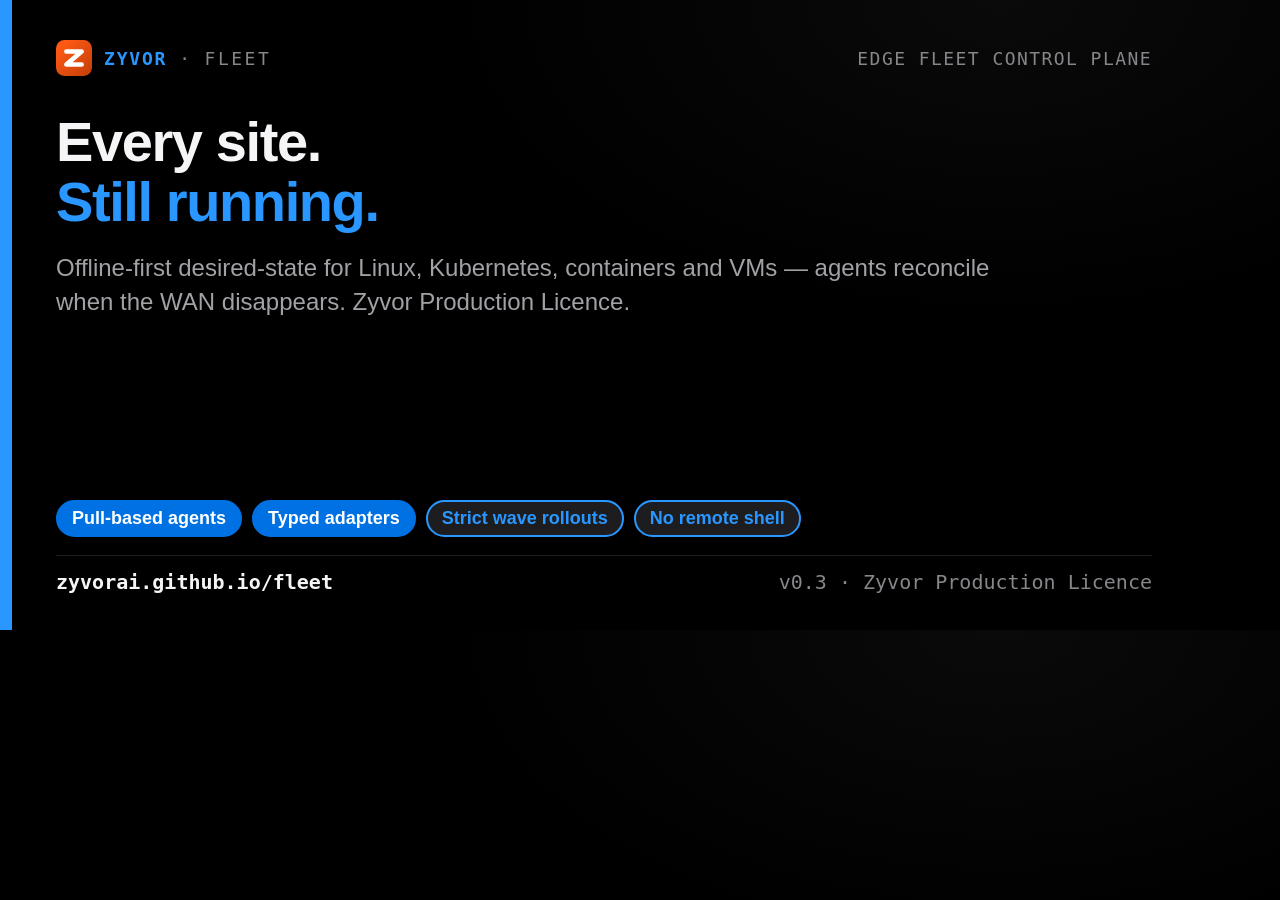
<file: docs/social/fleet-share-card.html>
<!doctype html>
<html lang="en">
<head>
<meta charset="utf-8">
<title>Fleet share card</title>
<!--
  1200x630 Open Graph / README hero card.
  Build:  ./docs/social/build-social-card.sh
-->
<style>
  :root { --ink:#f5f5f7; --soft:#86868b; --signal:#2997ff; --btn:#0071e3; --deep:#2997ff; --warm:#000;
    --sans:'Helvetica Neue',Helvetica,Arial,sans-serif; --mono:'SF Mono',Menlo,Consolas,monospace; }
  * { box-sizing:border-box; }
  html,body { margin:0; padding:0; }
  body { width:1200px; height:630px; overflow:hidden; background:radial-gradient(900px 520px at 78% 0%,rgba(255,255,255,.04),transparent 62%),#000; color:var(--ink); font-family:var(--sans); position:relative; }
  .bar { position:absolute; left:0; top:0; bottom:0; width:12px; background:var(--signal); }
  .wrap { position:absolute; left:56px; right:48px; top:40px; bottom:36px; display:flex; flex-direction:column; }

  .top { display:flex; align-items:center; gap:12px; font-family:var(--mono); font-size:18px; letter-spacing:.14em; text-transform:uppercase; color:var(--soft); }
  .top img { height:36px; }
  .top b { color:var(--deep); letter-spacing:.1em; }
  .top .r { margin-left:auto; letter-spacing:.08em; }

  h1 { margin:36px 0 0; font-size:56px; line-height:1.08; letter-spacing:-.025em; font-weight:700; max-width:1080px; }
  h1 em { font-style:normal; color:var(--signal); }
  .sub { margin:18px 0 0; font-size:24px; line-height:1.4; color:#a1a1a6; max-width:980px; }

  .chips { margin-top:auto; display:flex; flex-wrap:wrap; gap:10px; padding-bottom:18px; }
  .chip { font-size:18px; font-weight:700; padding:6px 14px; border-radius:20px; background:var(--btn); color:#fff; border:2px solid var(--btn); }
  .chip.g { background:#1d1d1f; color:var(--deep); border:2px solid var(--signal); }

  .foot { padding-top:14px; border-top:1px solid rgba(255,255,255,.12); display:flex; align-items:center; font-family:var(--mono); font-size:20px; color:var(--soft); }
  .foot b { color:var(--ink); }
  .foot .r { margin-left:auto; }
</style>
</head>
<body>
<div class="bar"></div>
<div class="wrap">
  <div class="top"><img src="../assets/readme/zyvor-logo.svg" alt=""><b>Zyvor</b><span>&middot;</span><span>Fleet</span><span class="r">Edge fleet control plane</span></div>

  <h1>Every site.<br><em>Still running.</em></h1>
  <p class="sub">Offline-first desired-state for Linux, Kubernetes, containers and VMs — agents reconcile when the WAN disappears. Zyvor Production Licence.</p>

  <div class="chips">
    <span class="chip">Pull-based agents</span>
    <span class="chip">Typed adapters</span>
    <span class="chip g">Strict wave rollouts</span>
    <span class="chip g">No remote shell</span>
  </div>

  <div class="foot"><span><b>zyvorai.github.io/fleet</b></span><span class="r">v0.3 &middot; Zyvor Production Licence</span></div>
</div>
</body>
</html>
</file>
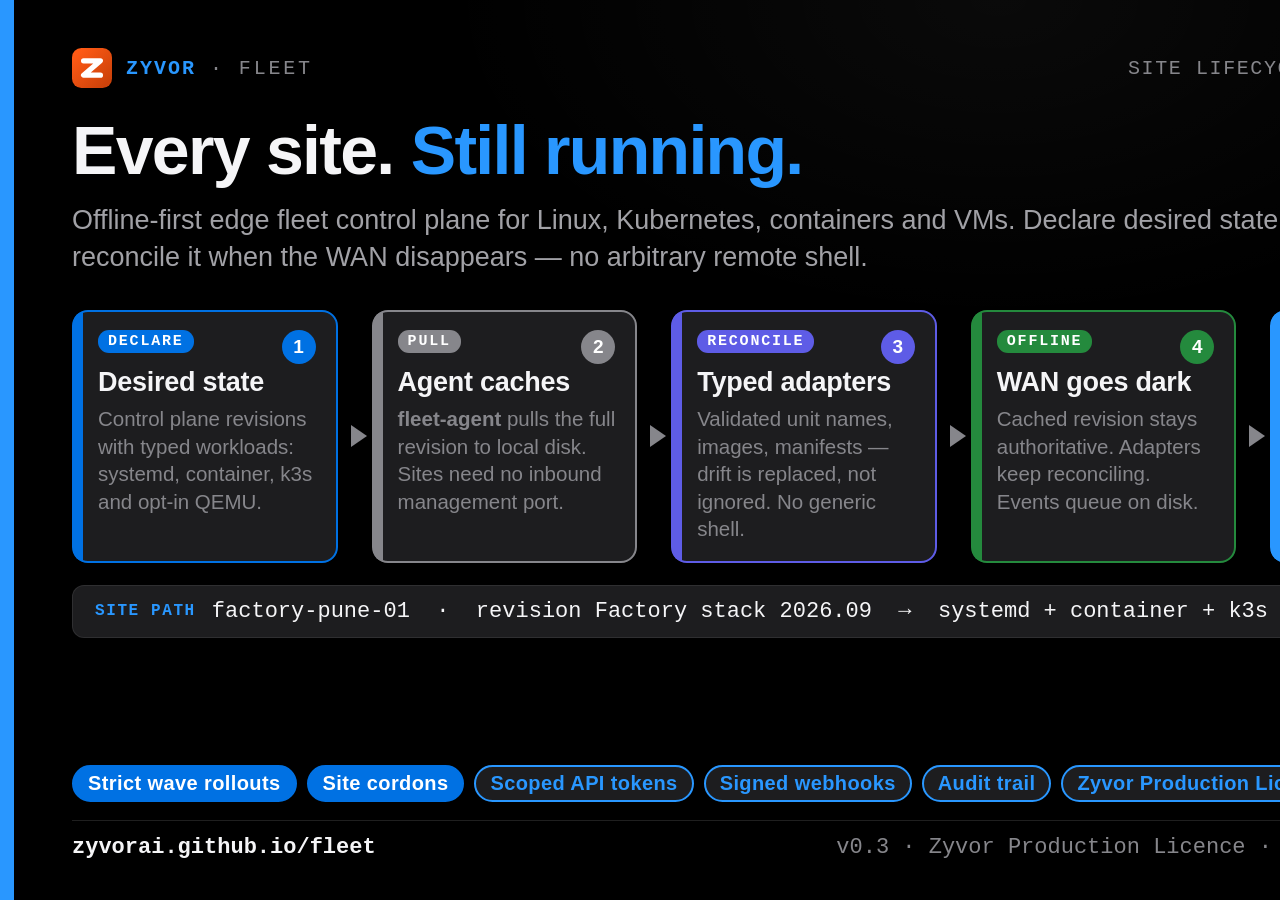
<file: docs/social/fleet-social-card.html>
<!doctype html>
<html lang="en">
<head>
<meta charset="utf-8">
<title>Fleet social card</title>
<!--
  1600x900 (16:9) card for LinkedIn and X, in the Zyvor brochure look.
  Every claim is already sourced in the README / docs.
  Build:  ./docs/social/build-social-card.sh   ->  fleet-social-card.jpg
-->
<style>
  :root { --ink:#f5f5f7; --soft:#86868b; --signal:#2997ff; --btn:#0071e3; --deep:#2997ff; --line:rgba(255,255,255,.08); --warm:#000; --pale:#1d1d1f;
    --blue:#5e5ce6; --green:#248a3d;
    --sans:'Helvetica Neue',Helvetica,Arial,sans-serif; --mono:'SF Mono',Menlo,Consolas,monospace; }
  * { box-sizing:border-box; }
  html,body { margin:0; padding:0; }
  body { width:1600px; height:900px; overflow:hidden; background:radial-gradient(900px 520px at 78% 0%,rgba(255,255,255,.04),transparent 62%),#000; color:var(--ink); font-family:var(--sans); position:relative; }
  .bar { position:absolute; left:0; top:0; bottom:0; width:14px; background:var(--signal); }
  .wrap { position:absolute; left:72px; right:64px; top:48px; bottom:40px; display:flex; flex-direction:column; }

  .top { display:flex; align-items:center; gap:14px; font-family:var(--mono); font-size:20px; letter-spacing:.14em; text-transform:uppercase; color:var(--soft); }
  .top img { height:40px; }
  .top b { color:var(--deep); letter-spacing:.1em; }
  .top .r { margin-left:auto; letter-spacing:.08em; }

  h1 { margin:26px 0 0; font-size:68px; line-height:1.06; letter-spacing:-.025em; font-weight:700; max-width:1440px; }
  h1 em { font-style:normal; color:var(--signal); }
  .sub { margin:16px 0 0; font-size:27px; line-height:1.36; color:#a1a1a6; max-width:1320px; }

  .flow { margin-top:34px; display:grid; grid-template-columns:repeat(5,1fr); gap:34px; }
  .step { position:relative; background:#1d1d1f; border:2.5px solid var(--c); border-radius:16px; padding:18px 20px 18px 24px; min-height:222px; }
  .step::before { content:""; position:absolute; left:0; top:0; bottom:0; width:9px; background:var(--c); border-radius:13px 0 0 13px; }
  .step:not(:last-child)::after { content:""; position:absolute; right:-31px; top:50%; width:0; height:0; margin-top:-11px;
    border-left:16px solid var(--soft); border-top:11px solid transparent; border-bottom:11px solid transparent; }
  .lane { display:inline-block; font-family:var(--mono); font-size:15px; font-weight:700; letter-spacing:.12em; color:#fff; background:var(--c); padding:3px 10px; border-radius:11px; }
  .n { float:right; width:34px; height:34px; border-radius:50%; background:var(--c); color:#fff; font-weight:700; font-size:19px; line-height:34px; text-align:center; }
  .step h3 { margin:14px 0 8px; font-size:27px; line-height:1.14; letter-spacing:-.01em; }
  .step p { margin:0; font-size:20.5px; line-height:1.34; color:var(--soft); }
  .k { --c:var(--btn); } .a { --c:#86868b; } .c { --c:var(--blue); } .o { --c:var(--green); } .o2 { --c:var(--deep); }

  .attr { margin-top:22px; display:flex; align-items:center; gap:16px; background:#1d1d1f; border:1px solid rgba(255,255,255,.08); color:#f5f5f7; border-radius:12px; padding:13px 22px; font-family:var(--mono); font-size:22px; white-space:nowrap; }
  .attr .tag { color:var(--signal); font-weight:700; letter-spacing:.1em; font-size:16px; }
  .attr .why { margin-left:auto; color:#86868b; font-size:15px; letter-spacing:.06em; text-transform:uppercase; }

  .chips { margin-top:auto; padding-top:22px; display:flex; flex-wrap:wrap; gap:10px; }
  .chip { font-size:20px; font-weight:700; padding:5px 14px; border-radius:20px; background:var(--btn); color:#fff; letter-spacing:.02em; border:2px solid var(--btn); }
  .chip.g { background:#1d1d1f; color:var(--deep); border:2px solid var(--signal); }

  .foot { margin-top:18px; padding-top:14px; border-top:1px solid rgba(255,255,255,.12); display:flex; align-items:center; font-family:var(--mono); font-size:22px; color:var(--soft); }
  .foot b { color:var(--ink); }
  .foot .r { margin-left:auto; }
</style>
</head>
<body>
<div class="bar"></div>
<div class="wrap">
  <div class="top"><img src="../assets/readme/zyvor-logo.svg" alt=""><b>Zyvor</b><span>&middot;</span><span>Fleet</span><span class="r">Site lifecycle &middot; Offline-first</span></div>

  <h1>Every site. <em>Still running.</em></h1>
  <p class="sub">Offline-first edge fleet control plane for Linux, Kubernetes, containers and VMs. Declare desired state; agents reconcile it when the WAN disappears — no arbitrary remote shell.</p>

  <div class="flow">
    <div class="step k"><span class="lane">DECLARE</span><span class="n">1</span>
      <h3>Desired state</h3><p>Control plane revisions with typed workloads: systemd, container, k3s and opt-in QEMU.</p></div>
    <div class="step a"><span class="lane">PULL</span><span class="n">2</span>
      <h3>Agent caches</h3><p><b>fleet-agent</b> pulls the full revision to local disk. Sites need no inbound management port.</p></div>
    <div class="step c"><span class="lane">RECONCILE</span><span class="n">3</span>
      <h3>Typed adapters</h3><p>Validated unit names, images, manifests — drift is replaced, not ignored. No generic shell.</p></div>
    <div class="step o"><span class="lane">OFFLINE</span><span class="n">4</span>
      <h3>WAN goes dark</h3><p>Cached revision stays authoritative. Adapters keep reconciling. Events queue on disk.</p></div>
    <div class="step o2"><span class="lane">REPLAY</span><span class="n">5</span>
      <h3>WAN returns</h3><p>Queued events replay on the next heartbeat. Newer revisions apply after catch-up.</p></div>
  </div>

  <div class="attr"><span class="tag">SITE PATH</span><span>factory-pune-01 &nbsp;·&nbsp; revision Factory stack 2026.09 &nbsp;→&nbsp; systemd + container + k3s</span><span class="why">Illustrative</span></div>

  <div class="chips">
    <span class="chip">Strict wave rollouts</span><span class="chip">Site cordons</span>
    <span class="chip g">Scoped API tokens</span><span class="chip g">Signed webhooks</span><span class="chip g">Audit trail</span><span class="chip g">Zyvor Production Licence</span>
  </div>

  <div class="foot"><span><b>zyvorai.github.io/fleet</b></span><span class="r">v0.3 &middot; Zyvor Production Licence &middot; single-writer today</span></div>
</div>
</body>
</html>
</file>
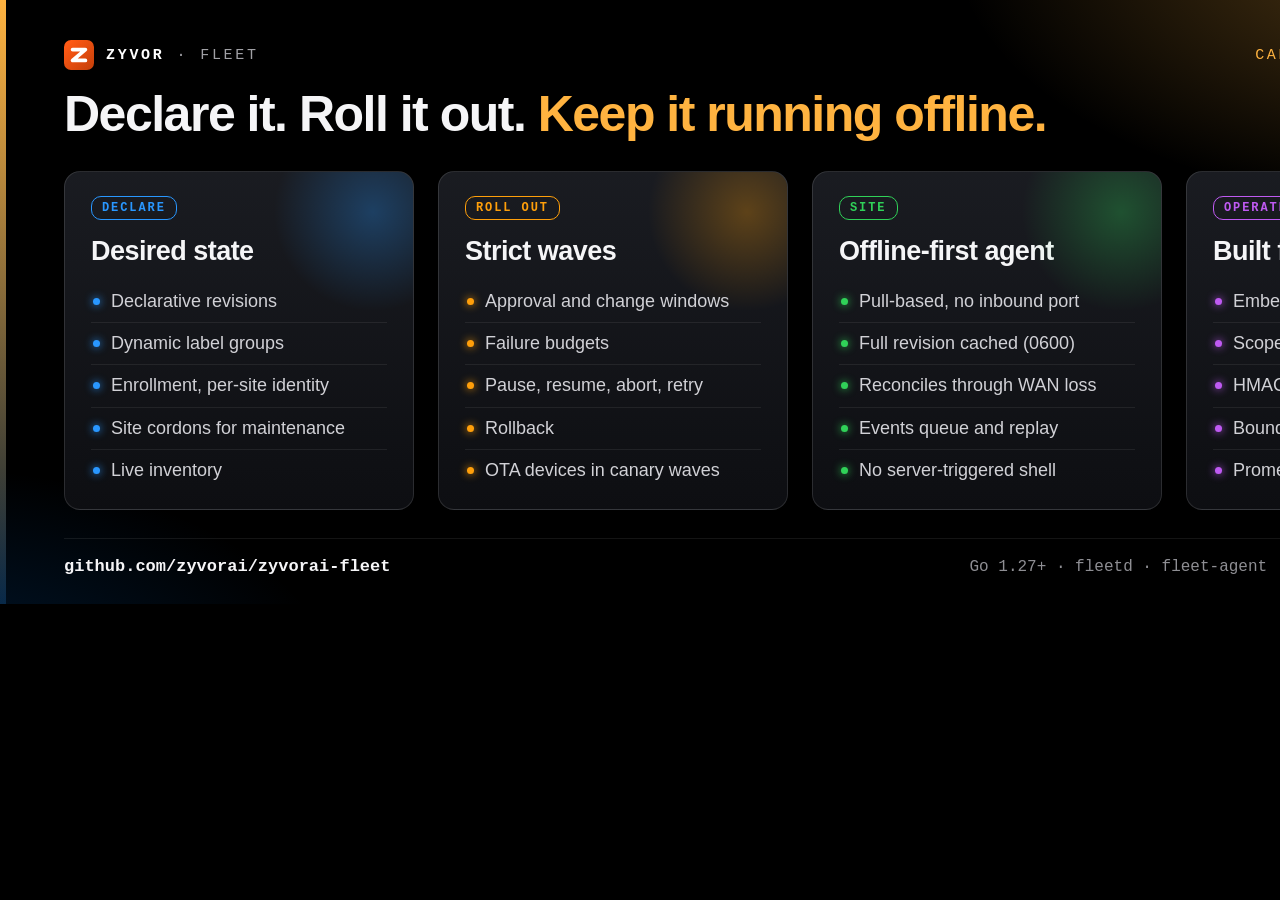
<file: docs/ux/readme-capabilities.html>
<!doctype html>
<html lang="en">
<head>
<meta charset="utf-8">
<title>Fleet: capabilities at a glance</title>
<!-- README card, 1600x400 at 2x. Build: ./docs/ux/build-readme-cards.sh -->
<style>
  :root { --acc:#ffb340; --sans:'SF Pro Display','Helvetica Neue',Helvetica,Arial,sans-serif; --mono:'SF Mono',Menlo,Consolas,monospace; }
  * { box-sizing:border-box; } html,body { margin:0; padding:0; }
  body { width:1600px; min-height:400px; overflow:hidden; background:#000; color:#f5f5f7; font-family:var(--sans); position:relative; }
  .glow { position:absolute; inset:0; background:radial-gradient(800px 420px at 92% -10%, color-mix(in srgb, var(--acc) 34%, transparent), transparent 65%),
    radial-gradient(700px 380px at -5% 115%, rgba(0,113,227,.22), transparent 60%); }
  .rail { position:absolute; left:0; top:0; bottom:0; width:6px; background:linear-gradient(180deg, var(--acc), rgba(41,151,255,.2)); }
  .wrap { position:relative; padding:40px 64px 28px; }
  .top { display:flex; align-items:center; justify-content:space-between; }
  .brand { display:flex; align-items:center; gap:12px; font-family:var(--mono); font-size:15px; letter-spacing:.18em; text-transform:uppercase; color:#a1a1a6; }
  .brand b { color:#fff; }
  .kicker { font-family:var(--mono); font-size:15px; letter-spacing:.18em; text-transform:uppercase; color:var(--acc); }
  h1 { margin:18px 0 0; font-size:50px; line-height:1.05; font-weight:800; letter-spacing:-.03em; white-space:nowrap; }
  h1 em { font-style:normal; color:var(--acc); }
  .foot { margin-top:28px; display:flex; justify-content:space-between; align-items:center; font-family:var(--mono); font-size:16px; color:#8e8e93; padding-top:18px; border-top:1px solid rgba(255,255,255,.08); }
  .foot b { color:#f5f5f7; font-size:17px; }
  .card { border-radius:16px; background:linear-gradient(180deg, rgba(28,30,36,.92), rgba(14,15,19,.95)); border:1px solid rgba(255,255,255,.12); position:relative; overflow:hidden; }
  .tag { display:inline-block; font-family:var(--mono); font-size:12px; font-weight:700; letter-spacing:.16em; text-transform:uppercase; padding:4px 10px; border-radius:10px; border:1px solid currentColor; }

  .caps { margin-top:30px; display:grid; grid-template-columns:repeat(4,1fr); gap:24px; }
  .cap { padding:24px 26px 18px; }
  .cap::before { content:''; position:absolute; right:-60px; top:-60px; width:200px; height:200px; border-radius:50%; background:radial-gradient(circle, color-mix(in srgb, var(--c) 30%, transparent), transparent 70%); }
  .cap h2 { margin:16px 0 14px; font-size:27px; font-weight:700; letter-spacing:-.02em; }
  .cap ul { margin:0; padding:0; list-style:none; }
  .cap li { position:relative; padding:9px 0 9px 20px; font-size:18px; line-height:1.3; color:#d1d1d6; border-bottom:1px solid rgba(255,255,255,.07); }
  .cap li:last-child { border-bottom:0; }
  .cap li::before { content:''; position:absolute; left:2px; top:17px; width:7px; height:7px; border-radius:50%; background:var(--c); box-shadow:0 0 8px var(--c); }
</style>
</head>
<body>
<div class="glow"></div><div class="rail"></div>
<div class="wrap">
<div class="top"><div class="brand"><svg viewBox="0 0 64 64" width="30" height="30" aria-hidden="true"><defs><linearGradient id="zb" x1="8" y1="8" x2="56" y2="56" gradientUnits="userSpaceOnUse"><stop offset="0" stop-color="#ff5a15"/><stop offset="1" stop-color="#cc420a"/></linearGradient></defs><rect width="64" height="64" rx="15" fill="url(#zb)"/><path d="M18.5,20.5 45.5,20.5 18.5,43.5 45.5,43.5" fill="none" stroke="#fff" stroke-width="8.3" stroke-linecap="round" stroke-linejoin="round"/></svg><b>Zyvor</b><span>&middot;</span><span>Fleet</span></div><div class="kicker">Capabilities at a glance</div></div><h1>Declare it. Roll it out. <em>Keep it running offline.</em></h1><div class="caps"><div class="card cap" style="--c:#2997ff"><span class="tag" style="color:#2997ff">Declare</span><h2>Desired state</h2><ul><li>Declarative revisions</li><li>Dynamic label groups</li><li>Enrollment, per-site identity</li><li>Site cordons for maintenance</li><li>Live inventory</li></ul></div><div class="card cap" style="--c:#ff9f0a"><span class="tag" style="color:#ff9f0a">Roll out</span><h2>Strict waves</h2><ul><li>Approval and change windows</li><li>Failure budgets</li><li>Pause, resume, abort, retry</li><li>Rollback</li><li>OTA devices in canary waves</li></ul></div><div class="card cap" style="--c:#30d158"><span class="tag" style="color:#30d158">Site</span><h2>Offline-first agent</h2><ul><li>Pull-based, no inbound port</li><li>Full revision cached (0600)</li><li>Reconciles through WAN loss</li><li>Events queue and replay</li><li>No server-triggered shell</li></ul></div><div class="card cap" style="--c:#bf5af2"><span class="tag" style="color:#bf5af2">Operate</span><h2>Built for day 2</h2><ul><li>Embedded console, RBAC</li><li>Scoped API tokens</li><li>HMAC-signed webhooks</li><li>Bounded audit trail</li><li>Prometheus /metrics</li></ul></div></div><div class="foot"><b>github.com/zyvorai/zyvorai-fleet</b><span>Go 1.27+ &#183; fleetd &#183; fleet-agent &#183; fleetctl &#183; Helm &#183; Compose</span></div>
</div>
<script>document.body.setAttribute('data-h', Math.ceil(document.querySelector('.wrap').getBoundingClientRect().height));</script>
</body>
</html>
</file>
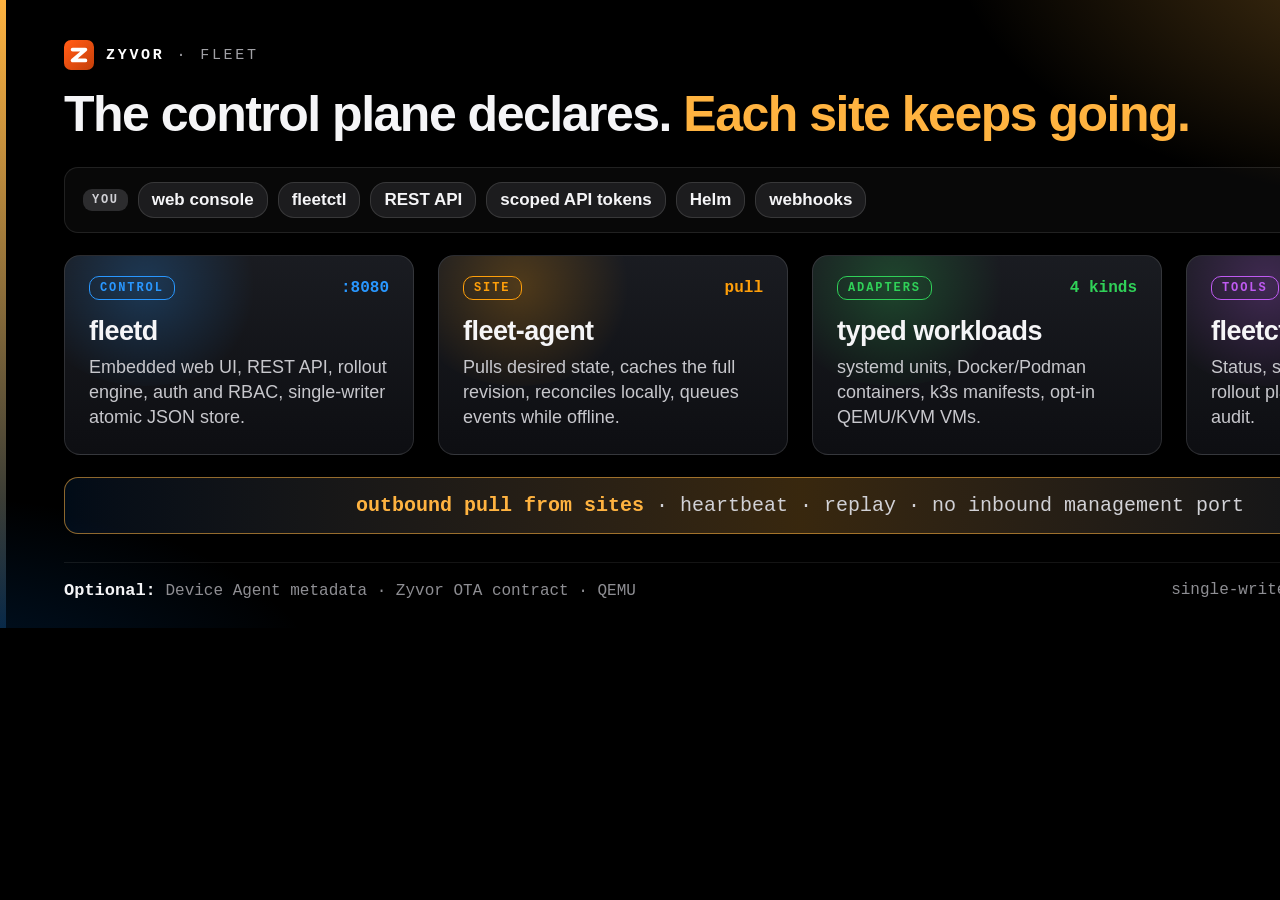
<file: docs/ux/readme-how-it-works.html>
<!doctype html>
<html lang="en">
<head>
<meta charset="utf-8">
<title>Fleet: how it fits together</title>
<!-- README card, 1600x400 at 2x. Build: ./docs/ux/build-readme-cards.sh -->
<style>
  :root { --acc:#ffb340; --sans:'SF Pro Display','Helvetica Neue',Helvetica,Arial,sans-serif; --mono:'SF Mono',Menlo,Consolas,monospace; }
  * { box-sizing:border-box; } html,body { margin:0; padding:0; }
  body { width:1600px; min-height:400px; overflow:hidden; background:#000; color:#f5f5f7; font-family:var(--sans); position:relative; }
  .glow { position:absolute; inset:0; background:radial-gradient(800px 420px at 92% -10%, color-mix(in srgb, var(--acc) 34%, transparent), transparent 65%),
    radial-gradient(700px 380px at -5% 115%, rgba(0,113,227,.22), transparent 60%); }
  .rail { position:absolute; left:0; top:0; bottom:0; width:6px; background:linear-gradient(180deg, var(--acc), rgba(41,151,255,.2)); }
  .wrap { position:relative; padding:40px 64px 28px; }
  .top { display:flex; align-items:center; justify-content:space-between; }
  .brand { display:flex; align-items:center; gap:12px; font-family:var(--mono); font-size:15px; letter-spacing:.18em; text-transform:uppercase; color:#a1a1a6; }
  .brand b { color:#fff; }
  .kicker { font-family:var(--mono); font-size:15px; letter-spacing:.18em; text-transform:uppercase; color:var(--acc); }
  h1 { margin:18px 0 0; font-size:50px; line-height:1.05; font-weight:800; letter-spacing:-.03em; white-space:nowrap; }
  h1 em { font-style:normal; color:var(--acc); }
  .foot { margin-top:28px; display:flex; justify-content:space-between; align-items:center; font-family:var(--mono); font-size:16px; color:#8e8e93; padding-top:18px; border-top:1px solid rgba(255,255,255,.08); }
  .foot b { color:#f5f5f7; font-size:17px; }
  .card { border-radius:16px; background:linear-gradient(180deg, rgba(28,30,36,.92), rgba(14,15,19,.95)); border:1px solid rgba(255,255,255,.12); position:relative; overflow:hidden; }
  .tag { display:inline-block; font-family:var(--mono); font-size:12px; font-weight:700; letter-spacing:.16em; text-transform:uppercase; padding:4px 10px; border-radius:10px; border:1px solid currentColor; }

  .you { margin-top:26px; display:flex; flex-wrap:wrap; align-items:center; gap:10px; padding:14px 18px; border-radius:14px; border:1px solid rgba(255,255,255,.1); background:rgba(255,255,255,.03); }
  .you b { font-family:var(--mono); font-size:12px; letter-spacing:.14em; padding:4px 9px; border-radius:9px; background:#2c2c2e; color:#d1d1d6; }
  .you span { font-size:17px; font-weight:600; padding:7px 13px; border-radius:16px; background:#1c1c1e; border:1px solid rgba(255,255,255,.12); }
  .comps { margin-top:22px; display:grid; gap:24px; }
  .comp { padding:20px 24px 22px; min-height:200px; }
  .comp::before { content:''; position:absolute; left:-40px; top:-70px; width:240px; height:200px; border-radius:50%; background:radial-gradient(circle, color-mix(in srgb, var(--c) 24%, transparent), transparent 70%); }
  .comp .row { display:flex; justify-content:space-between; align-items:center; position:relative; }
  .comp i { font-style:normal; font-family:var(--mono); font-size:16px; font-weight:700; }
  .comp h2 { margin:16px 0 8px; font-size:27px; font-weight:700; letter-spacing:-.02em; position:relative; }
  .comp p { margin:0; font-size:18px; line-height:1.4; color:#c7c7cc; position:relative; }
  .base { margin-top:22px; padding:16px; text-align:center; border-radius:14px; font-family:var(--mono); font-size:20px; color:#d1d1d6;
    background:linear-gradient(90deg, rgba(0,113,227,.10), color-mix(in srgb, var(--acc) 22%, transparent), rgba(0,113,227,.10)); border:1px solid color-mix(in srgb, var(--acc) 55%, transparent); }
  .base b { color:var(--acc); }
</style>
</head>
<body>
<div class="glow"></div><div class="rail"></div>
<div class="wrap">
<div class="top"><div class="brand"><svg viewBox="0 0 64 64" width="30" height="30" aria-hidden="true"><defs><linearGradient id="zb" x1="8" y1="8" x2="56" y2="56" gradientUnits="userSpaceOnUse"><stop offset="0" stop-color="#ff5a15"/><stop offset="1" stop-color="#cc420a"/></linearGradient></defs><rect width="64" height="64" rx="15" fill="url(#zb)"/><path d="M18.5,20.5 45.5,20.5 18.5,43.5 45.5,43.5" fill="none" stroke="#fff" stroke-width="8.3" stroke-linecap="round" stroke-linejoin="round"/></svg><b>Zyvor</b><span>&middot;</span><span>Fleet</span></div><div class="kicker">How it fits together</div></div><h1>The control plane declares. <em>Each site keeps going.</em></h1><div class="you"><b>YOU</b><span>web console</span><span>fleetctl</span><span>REST API</span><span>scoped API tokens</span><span>Helm</span><span>webhooks</span></div><div class="comps" style="grid-template-columns:repeat(4,1fr)"><div class="card comp" style="--c:#2997ff"><div class="row"><span class="tag" style="color:#2997ff">Control</span><i style="color:#2997ff">:8080</i></div><h2>fleetd</h2><p>Embedded web UI, REST API, rollout engine, auth and RBAC, single-writer atomic JSON store.</p></div><div class="card comp" style="--c:#ff9f0a"><div class="row"><span class="tag" style="color:#ff9f0a">Site</span><i style="color:#ff9f0a">pull</i></div><h2>fleet-agent</h2><p>Pulls desired state, caches the full revision, reconciles locally, queues events while offline.</p></div><div class="card comp" style="--c:#30d158"><div class="row"><span class="tag" style="color:#30d158">Adapters</span><i style="color:#30d158">4 kinds</i></div><h2>typed workloads</h2><p>systemd units, Docker/Podman containers, k3s manifests, opt-in QEMU/KVM VMs.</p></div><div class="card comp" style="--c:#bf5af2"><div class="row"><span class="tag" style="color:#bf5af2">Tools</span><i style="color:#bf5af2">CLI</i></div><h2>fleetctl</h2><p>Status, sites, revisions, groups, rollout plans, maintenance, tokens, audit.</p></div></div><div class="base"><b>outbound pull from sites</b> &middot; heartbeat &middot; replay &middot; no inbound management port</div><div class="foot"><span><b style="color:#f5f5f7">Optional:</b> Device Agent metadata &#183; Zyvor OTA contract &#183; QEMU</span><span>single-writer v0.3 &#183; one fleetd binary</span></div>
</div>
<script>document.body.setAttribute('data-h', Math.ceil(document.querySelector('.wrap').getBoundingClientRect().height));</script>
</body>
</html>
</file>
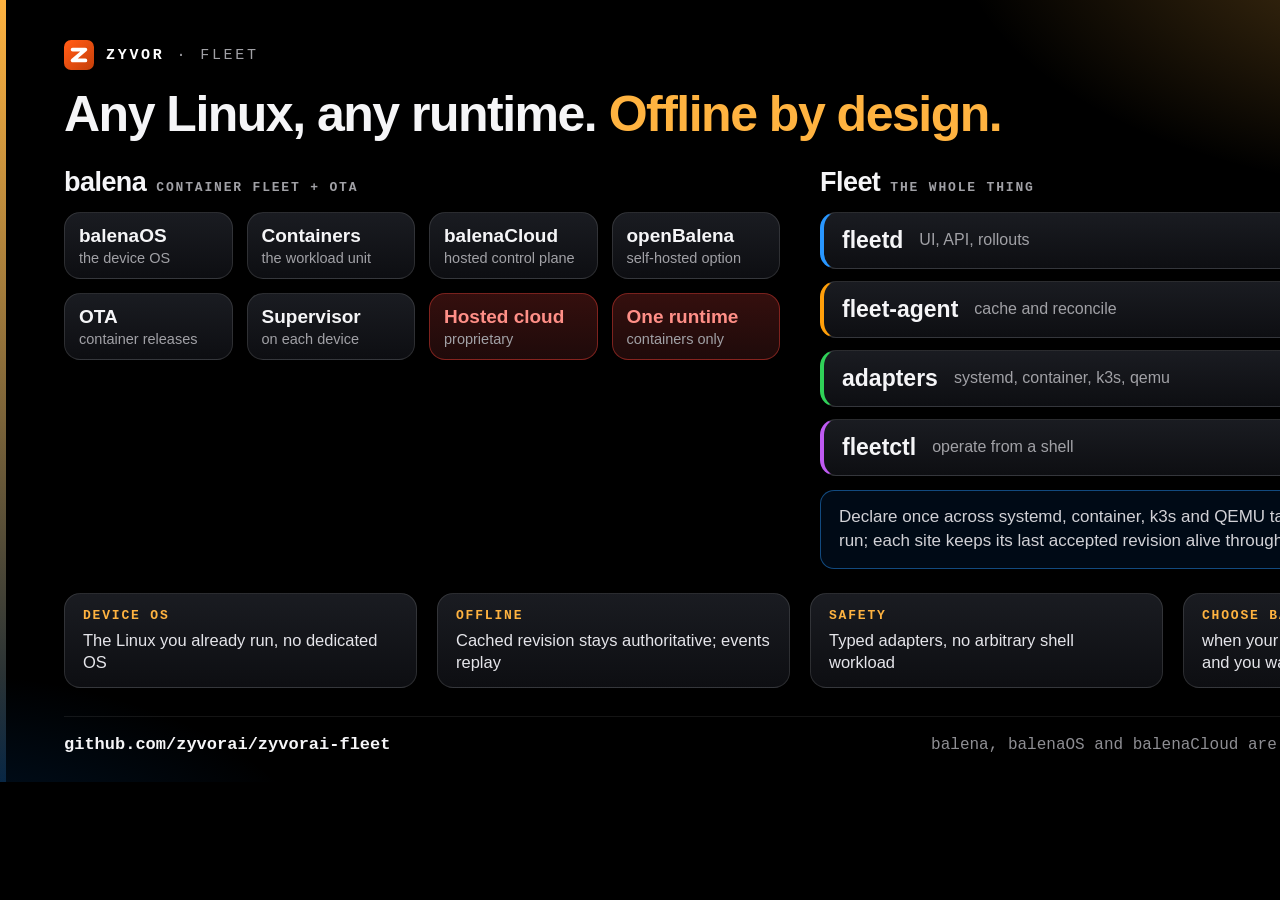
<file: docs/ux/readme-vs.html>
<!doctype html>
<html lang="en">
<head>
<meta charset="utf-8">
<title>Fleet: vs balena</title>
<!-- README card, 1600x400 at 2x. Build: ./docs/ux/build-readme-cards.sh -->
<style>
  :root { --acc:#ffb340; --sans:'SF Pro Display','Helvetica Neue',Helvetica,Arial,sans-serif; --mono:'SF Mono',Menlo,Consolas,monospace; }
  * { box-sizing:border-box; } html,body { margin:0; padding:0; }
  body { width:1600px; min-height:400px; overflow:hidden; background:#000; color:#f5f5f7; font-family:var(--sans); position:relative; }
  .glow { position:absolute; inset:0; background:radial-gradient(800px 420px at 92% -10%, color-mix(in srgb, var(--acc) 34%, transparent), transparent 65%),
    radial-gradient(700px 380px at -5% 115%, rgba(0,113,227,.22), transparent 60%); }
  .rail { position:absolute; left:0; top:0; bottom:0; width:6px; background:linear-gradient(180deg, var(--acc), rgba(41,151,255,.2)); }
  .wrap { position:relative; padding:40px 64px 28px; }
  .top { display:flex; align-items:center; justify-content:space-between; }
  .brand { display:flex; align-items:center; gap:12px; font-family:var(--mono); font-size:15px; letter-spacing:.18em; text-transform:uppercase; color:#a1a1a6; }
  .brand b { color:#fff; }
  .kicker { font-family:var(--mono); font-size:15px; letter-spacing:.18em; text-transform:uppercase; color:var(--acc); }
  h1 { margin:18px 0 0; font-size:50px; line-height:1.05; font-weight:800; letter-spacing:-.03em; white-space:nowrap; }
  h1 em { font-style:normal; color:var(--acc); }
  .foot { margin-top:28px; display:flex; justify-content:space-between; align-items:center; font-family:var(--mono); font-size:16px; color:#8e8e93; padding-top:18px; border-top:1px solid rgba(255,255,255,.08); }
  .foot b { color:#f5f5f7; font-size:17px; }
  .card { border-radius:16px; background:linear-gradient(180deg, rgba(28,30,36,.92), rgba(14,15,19,.95)); border:1px solid rgba(255,255,255,.12); position:relative; overflow:hidden; }
  .tag { display:inline-block; font-family:var(--mono); font-size:12px; font-weight:700; letter-spacing:.16em; text-transform:uppercase; padding:4px 10px; border-radius:10px; border:1px solid currentColor; }

  .cols { margin-top:26px; display:grid; grid-template-columns:1fr 1fr; gap:40px; }
  .ch { font-size:27px; font-weight:800; letter-spacing:-.02em; margin-bottom:14px; }
  .ch small { font-family:var(--mono); font-size:13px; font-weight:700; letter-spacing:.14em; text-transform:uppercase; color:#a1a1a6; margin-left:10px; }
  .alts { display:grid; grid-template-columns:repeat(4,1fr); gap:14px; }
  .alt { padding:12px 14px; min-height:66px; }
  .alt b { display:block; font-size:19px; } .alt span { display:block; margin-top:3px; font-size:14.5px; color:#a1a1a6; }
  .alt.bad { background:linear-gradient(180deg, rgba(70,20,18,.75), rgba(36,12,12,.85)); border-color:rgba(255,69,58,.4); }
  .alt.bad b { color:#ff8f87; }
  .ours { display:grid; gap:12px; }
  .our { display:flex; align-items:center; gap:16px; padding:14px 18px; border-left:4px solid var(--c); }
  .our b { font-size:23px; white-space:nowrap; } .our span { font-size:16px; color:#a1a1a6; flex:1; } .our i { font-style:normal; font-family:var(--mono); font-size:15px; font-weight:700; }
  .note { margin-top:14px; padding:14px 18px; font-size:17px; line-height:1.45; color:#d1d1d6; border-radius:14px; border:1px solid rgba(41,151,255,.45); background:rgba(0,40,90,.25); }
  .facts { margin-top:24px; display:grid; grid-template-columns:repeat(4,1fr); gap:20px; }
  .fact { padding:14px 18px; min-height:90px; }
  .fact b { display:block; font-family:var(--mono); font-size:13px; letter-spacing:.14em; text-transform:uppercase; color:var(--acc); }
  .fact span { display:block; margin-top:6px; font-size:16.5px; line-height:1.35; color:#e5e5ea; }
</style>
</head>
<body>
<div class="glow"></div><div class="rail"></div>
<div class="wrap">
<div class="top"><div class="brand"><svg viewBox="0 0 64 64" width="30" height="30" aria-hidden="true"><defs><linearGradient id="zb" x1="8" y1="8" x2="56" y2="56" gradientUnits="userSpaceOnUse"><stop offset="0" stop-color="#ff5a15"/><stop offset="1" stop-color="#cc420a"/></linearGradient></defs><rect width="64" height="64" rx="15" fill="url(#zb)"/><path d="M18.5,20.5 45.5,20.5 18.5,43.5 45.5,43.5" fill="none" stroke="#fff" stroke-width="8.3" stroke-linecap="round" stroke-linejoin="round"/></svg><b>Zyvor</b><span>&middot;</span><span>Fleet</span></div><div class="kicker">Fleet vs balena</div></div><h1>Any Linux, any runtime. <em>Offline by design.</em></h1><div class="cols"><div><div class="ch">balena<small>container fleet + OTA</small></div><div class="alts"><div class="card alt"><b>balenaOS</b><span>the device OS</span></div><div class="card alt"><b>Containers</b><span>the workload unit</span></div><div class="card alt"><b>balenaCloud</b><span>hosted control plane</span></div><div class="card alt"><b>openBalena</b><span>self-hosted option</span></div><div class="card alt"><b>OTA</b><span>container releases</span></div><div class="card alt"><b>Supervisor</b><span>on each device</span></div><div class="card alt bad"><b>Hosted cloud</b><span>proprietary</span></div><div class="card alt bad"><b>One runtime</b><span>containers only</span></div></div></div><div><div class="ch">Fleet<small>the whole thing</small></div><div class="ours"><div class="card our" style="--c:#2997ff"><b>fleetd</b><span>UI, API, rollouts</span><i style="color:#2997ff">:8080</i></div><div class="card our" style="--c:#ff9f0a"><b>fleet-agent</b><span>cache and reconcile</span><i style="color:#ff9f0a">pull</i></div><div class="card our" style="--c:#30d158"><b>adapters</b><span>systemd, container, k3s, qemu</span><i style="color:#30d158">typed</i></div><div class="card our" style="--c:#bf5af2"><b>fleetctl</b><span>operate from a shell</span><i style="color:#bf5af2">CLI</i></div></div><div class="note">Declare once across systemd, container, k3s and QEMU targets on the Linux you already run; each site keeps its last accepted revision alive through WAN loss.</div></div></div><div class="facts"><div class="card fact"><b>Device OS</b><span>The Linux you already run, no dedicated OS</span></div><div class="card fact"><b>Offline</b><span>Cached revision stays authoritative; events replay</span></div><div class="card fact"><b>Safety</b><span>Typed adapters, no arbitrary shell workload</span></div><div class="card fact"><b>Choose balena</b><span>when your fleet is containers on balenaOS and you want a managed cloud</span></div></div><div class="foot"><b>github.com/zyvorai/zyvorai-fleet</b><span>balena, balenaOS and balenaCloud are trademarks of balena, Inc.</span></div>
</div>
<script>document.body.setAttribute('data-h', Math.ceil(document.querySelector('.wrap').getBoundingClientRect().height));</script>
</body>
</html>
</file>
<file: site/site.css>
/* Zyvor Fleet site. System fonts, no external requests. Light and dark tokens; data-theme is set by theme.js. */
:root{
  color-scheme:light;
  --bg:#fff;--bg2:#f5f5f7;--text:#1d1d1f;--dim:#5f5f66;--line:rgba(60,60,67,.18);--glass:rgba(251,251,253,.82);
  --accent:#0062c4;--accent-h:#0057ad;--on-accent:#fff;--link:#0062c4;--kick:#0a6c66;--glow:rgba(0,113,227,.12);--glow2:rgba(20,184,166,.12);
  --ok-bg:#e8f8ec;--ok:#1b6e2f;--warn-bg:#fff4e0;--warn:#8a4b00;
  --code-bg:#0d0d0f;--code:#f5f5f7;--shadow:0 24px 60px -12px rgba(30,40,80,.28);--focus:0 0 0 4px rgba(0,98,196,.35);
  --d-box:#fff;--d-stroke:#9aa0ad;--d-main:#0062c4;--d-alt:#0a6c66;--d-bad:#b3261e;--d-text:#1d1d1f;--d-dim:#5f5f66;
  --font:-apple-system,BlinkMacSystemFont,"Segoe UI",system-ui,"Helvetica Neue",Arial,sans-serif;--mono:ui-monospace,"SF Mono",Menlo,Consolas,"Liberation Mono",monospace;
}
[data-theme="dark"]{
  color-scheme:dark;
  --bg:#07080d;--bg2:#161820;--text:#f5f5f7;--dim:#a6a6ad;--line:rgba(255,255,255,.16);--glass:rgba(10,11,16,.82);
  --accent:#2f8cf0;--accent-h:#4a9bf3;--on-accent:#06101c;--link:#5aa9ff;--kick:#5eead4;--glow:rgba(41,151,255,.18);--glow2:rgba(20,184,166,.16);
  --ok-bg:rgba(48,209,88,.14);--ok:#30d158;--warn-bg:rgba(255,159,10,.14);--warn:#ffb340;
  --code-bg:#101012;--shadow:0 30px 80px -10px rgba(0,0,0,.7);--focus:0 0 0 4px rgba(90,169,255,.5);
  --d-box:#161820;--d-stroke:#4a4e5c;--d-main:#5aa9ff;--d-alt:#5eead4;--d-bad:#ff8a80;--d-text:#f5f5f7;--d-dim:#a6a6ad;
}
*{box-sizing:border-box}
html{scroll-behavior:smooth;scroll-padding-top:72px}
body{margin:0;background:var(--bg);color:var(--text);font:16px/1.55 var(--font);-webkit-font-smoothing:antialiased;position:relative}
body::before{content:"";position:absolute;inset:0 0 auto 0;height:720px;z-index:-1;pointer-events:none;background:radial-gradient(700px 360px at 22% 0,var(--glow2),transparent 70%),radial-gradient(700px 360px at 78% 0,var(--glow),transparent 70%)}
[hidden]{display:none!important}
a{color:var(--link)}code,pre{font-family:var(--mono)}
:focus-visible{outline:2px solid transparent;box-shadow:var(--focus);border-radius:8px}
.skip{position:absolute;left:12px;top:-60px;z-index:50;background:var(--bg2);color:var(--text);padding:10px 16px;border-radius:99px}.skip:focus{top:12px}

.bar{position:sticky;top:0;z-index:20;display:flex;align-items:center;gap:16px;padding:8px max(20px,calc((100% - 1080px)/2));background:var(--glass);-webkit-backdrop-filter:saturate(180%) blur(20px);backdrop-filter:saturate(180%) blur(20px);border-bottom:1px solid var(--line)}
.brand{display:flex;align-items:center;gap:10px;color:inherit;text-decoration:none;letter-spacing:.12em;min-height:44px}
.logo{width:30px;height:30px;border-radius:8px}
#sections{display:flex;gap:2px;margin-left:8px;overflow-x:auto;scrollbar-width:none;flex:1}
#sections::-webkit-scrollbar{display:none}
#sections a{display:inline-flex;align-items:center;min-height:44px;padding:0 12px;color:var(--dim);text-decoration:none;border-radius:99px;white-space:nowrap}
#sections a:hover{color:var(--text)}
#sections a[aria-current="true"]{color:var(--text);background:var(--bg2);font-weight:600}
.bar-actions{display:flex;align-items:center;gap:8px}
.btn{display:inline-flex;align-items:center;justify-content:center;min-height:44px;padding:0 20px;border-radius:99px;border:1px solid var(--line);color:var(--text);text-decoration:none;font:inherit;font-weight:600;background:var(--bg2);cursor:pointer}
.btn:hover{background:var(--line)}.btn.small{min-height:36px;padding:0 14px}
.btn.primary{background:var(--accent);border-color:transparent;color:var(--on-accent)}.btn.primary:hover{background:var(--accent-h)}
button.icon{width:44px;height:44px;border-radius:99px;border:1px solid var(--line);background:transparent;color:var(--text);display:grid;place-items:center;cursor:pointer}
button.icon:hover{background:var(--bg2)}
button.icon svg{width:18px;height:18px;fill:none;stroke:currentColor;stroke-width:1.8;stroke-linecap:round;stroke-linejoin:round}
.i-sun{display:none}[data-theme="dark"] .i-sun{display:block}[data-theme="dark"] .i-moon{display:none}

main{width:min(1080px,calc(100% - 40px));margin:0 auto}
section{padding:60px 0}
h1{margin:10px auto 0;max-width:18ch;font-size:clamp(38px,7vw,68px);line-height:1.05;letter-spacing:-.035em}
h1 em{font-style:normal;background:linear-gradient(90deg,var(--d-main),var(--d-alt));-webkit-background-clip:text;background-clip:text;color:transparent}
h2{margin:0;font-size:clamp(26px,3.6vw,38px);letter-spacing:-.025em;line-height:1.15}h3{margin:0 0 6px;font-size:18px}
.kicker{margin:0;color:var(--kick);font-size:13px;font-weight:700;letter-spacing:.07em;text-transform:uppercase}
.lede{max-width:66ch;margin:18px auto 0;color:var(--dim);font-size:19px}.lede strong{color:var(--text)}
.sub{max-width:72ch;color:var(--dim);margin:10px 0 0}
.center{text-align:center}.center .sub{margin-inline:auto}
.hero{text-align:center;padding-top:72px;padding-bottom:20px}
.cta{display:flex;gap:22px;justify-content:center;align-items:center;margin:26px 0 0;flex-wrap:wrap}.link{font-weight:500;text-decoration:none}.link:hover{text-decoration:underline}
.chips{display:flex;flex-wrap:wrap;gap:8px;justify-content:center;list-style:none;margin:26px 0 0;padding:0}
.chips li{font-size:14px;font-weight:600;padding:5px 14px;border-radius:99px;border:1px solid var(--line);background:var(--bg2)}
.chips .ok{color:var(--ok);background:var(--ok-bg);border-color:transparent}

.grid{display:grid;grid-template-columns:repeat(3,1fr);gap:14px;margin-top:24px}
.card{background:var(--bg2);border:1px solid var(--line);border-radius:18px;padding:20px}.card p{margin:0;color:var(--dim);font-size:15px}
.card .when{display:block;color:var(--text);font-weight:600;margin-bottom:8px;font-size:15px}
.cols{display:grid;grid-template-columns:repeat(2,1fr);gap:14px;margin-top:24px}
.cols ul{margin:8px 0 0;padding-left:20px;color:var(--dim);font-size:15px}.cols li{margin:4px 0}.cols li::marker{color:var(--kick)}
table{width:100%;border-collapse:collapse;font-size:15px}
th,td{text-align:left;padding:10px 12px;border-bottom:1px solid var(--line);vertical-align:top}th{color:var(--dim);font-weight:600}
td:first-child{white-space:nowrap}
.tablewrap{overflow-x:auto;margin-top:22px;border:1px solid var(--line);border-radius:18px;background:var(--bg2)}
.tablewrap table{min-width:560px}.tablewrap tr:last-child td{border-bottom:0}
.diagram{margin:24px 0 0;padding:16px;border:1px solid var(--line);border-radius:18px;background:var(--bg2);overflow-x:auto}
.diagram svg{display:block;width:100%;min-width:640px;height:auto}
.diagram figcaption{margin-top:10px;color:var(--dim);font-size:14px;text-align:center;position:sticky;left:0}
.d-box{fill:var(--d-box);stroke:var(--d-stroke);stroke-width:1.5}.d-main{stroke:var(--d-main);stroke-width:2}.d-alt{stroke:var(--d-alt);stroke-width:2}.d-bad{stroke:var(--d-bad);stroke-width:2}
.d-line{fill:none;stroke:var(--d-stroke);stroke-width:1.6}.d-arrow{fill:var(--d-stroke)}
.d-t{fill:var(--d-text);font:600 14px var(--font)}.d-s{fill:var(--d-dim);font:12.5px var(--font)}.d-m{fill:var(--d-dim);font:12px var(--mono)}
.callout{margin-top:22px;padding:18px 20px;border-radius:18px;background:var(--warn-bg);color:var(--text);border:1px solid var(--line)}
.callout b{color:var(--warn)}.callout p{margin:6px 0 0}
pre{background:var(--code-bg);color:var(--code);padding:18px;border-radius:14px;overflow-x:auto;line-height:1.6;font-size:14px;margin:0}
:not(pre)>code{background:var(--bg2);padding:2px 6px;border-radius:6px;font-size:.9em}
.code{position:relative;margin:14px 0 0}.code pre{padding-right:90px}
.step{margin:26px 0 0;font-weight:600}
.copy{position:absolute;right:10px;top:10px;min-height:36px;padding:0 14px;border-radius:99px;border:1px solid rgba(255,255,255,.28);background:rgba(255,255,255,.08);color:#f5f5f7;font:600 13px var(--font);cursor:pointer}
.copy:hover{background:rgba(255,255,255,.18)}
.support{margin-top:24px;padding:28px;border-radius:22px;border:1px solid var(--line);background:var(--bg2)}
.support p{margin:0 0 16px;max-width:75ch}.support p:last-child{margin-bottom:0}
.support .cta{justify-content:flex-start;margin-top:20px}
footer{border-top:1px solid var(--line);margin-top:24px;padding:28px max(20px,calc((100% - 1080px)/2));color:var(--dim);font-size:14px}footer p{margin:6px 0}
footer nav{display:flex;flex-wrap:wrap;gap:4px 18px}footer nav a{display:inline-flex;align-items:center;min-height:32px}
.toast{position:fixed;left:50%;bottom:24px;transform:translateX(-50%);background:var(--bg2);color:var(--text);border:1px solid var(--line);border-radius:99px;padding:10px 18px;box-shadow:var(--shadow);font-size:14px;z-index:30}

@media (max-width:860px){
  #sections a{display:none}.bar-actions .btn:not(.primary){display:none}
  .grid,.cols{grid-template-columns:1fr}
  section{padding:44px 0}.hero{padding-top:48px}
  .support{padding:20px}
}
@media (prefers-reduced-motion:reduce){html{scroll-behavior:auto}*{transition:none!important;animation:none!important}}
</file>
